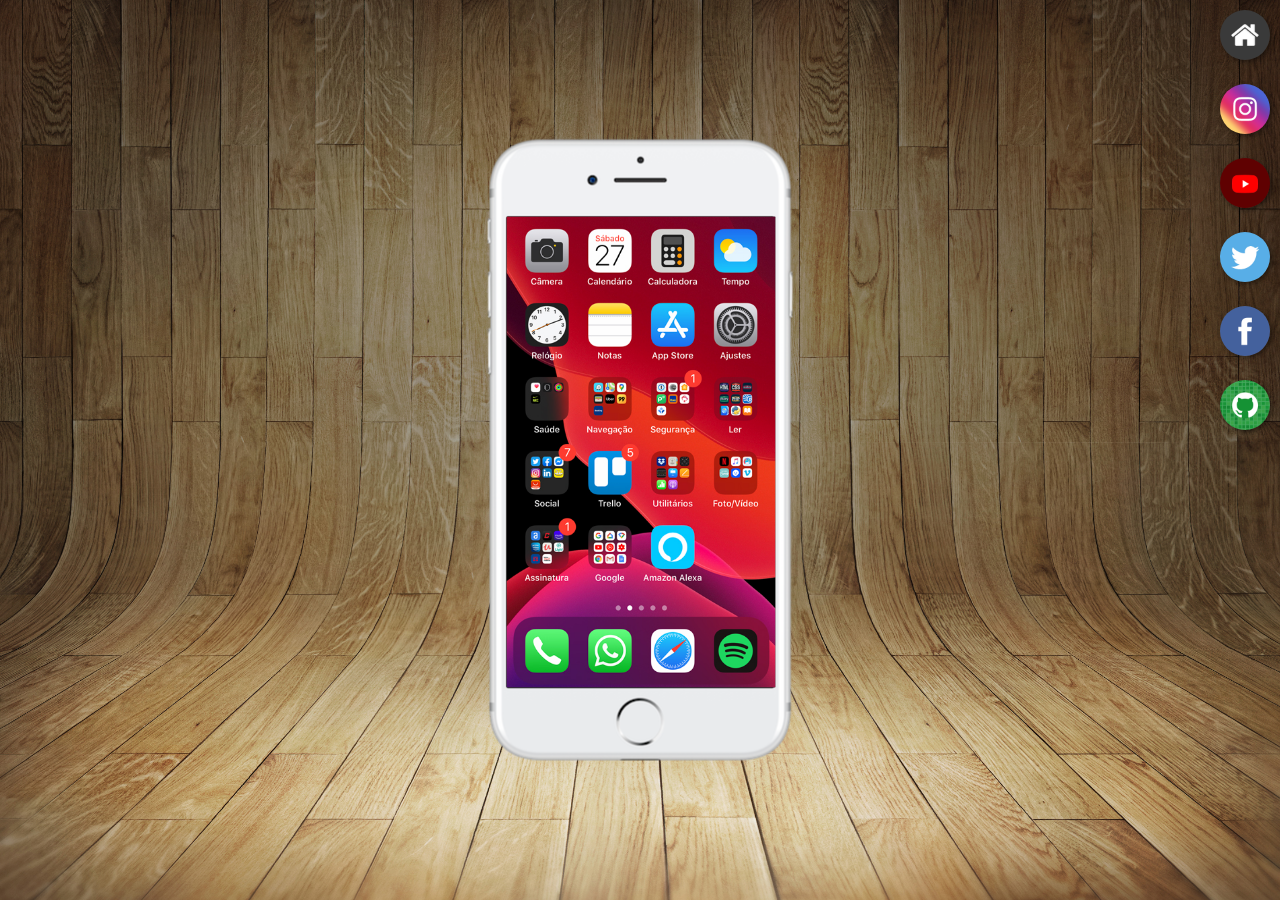
<file: index.html>
<!DOCTYPE html>
<html lang="pt-br">
<head>
    <meta charset="UTF-8">
    <meta http-equiv="X-UA-Compatible" content="IE=edge">
    <meta name="viewport" content="width=device-width, initial-scale=1.0">
    <link rel="shortcut icon" href="favicon.ico" type="image/x-icon">
    <link rel="stylesheet" href="estilo/style.css">
    <title>Projeto Redes Socias</title>

</head>
<body>
   <main>
    <section id="telefone">
        <iframe src="home.html" name="tela" id="tela" frameborder="0"> Seu navegador não é compátivel com isso.</iframe>
    </section>
    <section id="redes-sociais">
        <a href="home.html" target="tela"><img src="imagens/logo-home.jpg" alt=""></a><br>
        <a href="instagram.html" target="tela"><img src="imagens/logo-instagram.jpg" alt=""></a><br>
        <a href="youtube.html" target="tela"><img src="imagens/logo-youtube.jpg" alt=""></a><br>
        <a href="twitter.html" target="tela"><img src="imagens/logo-twitter.jpg" alt=""></a><br>
        <a href="facebook.html" target="tela"><img src="imagens/logo-facebook.jpg" alt=""></a><br>
        <a href="github.html" target="tela"><img src="imagens/logo-github.jpg" alt=""></a>
    </section>
   </main>
</body>
</html>
</file>
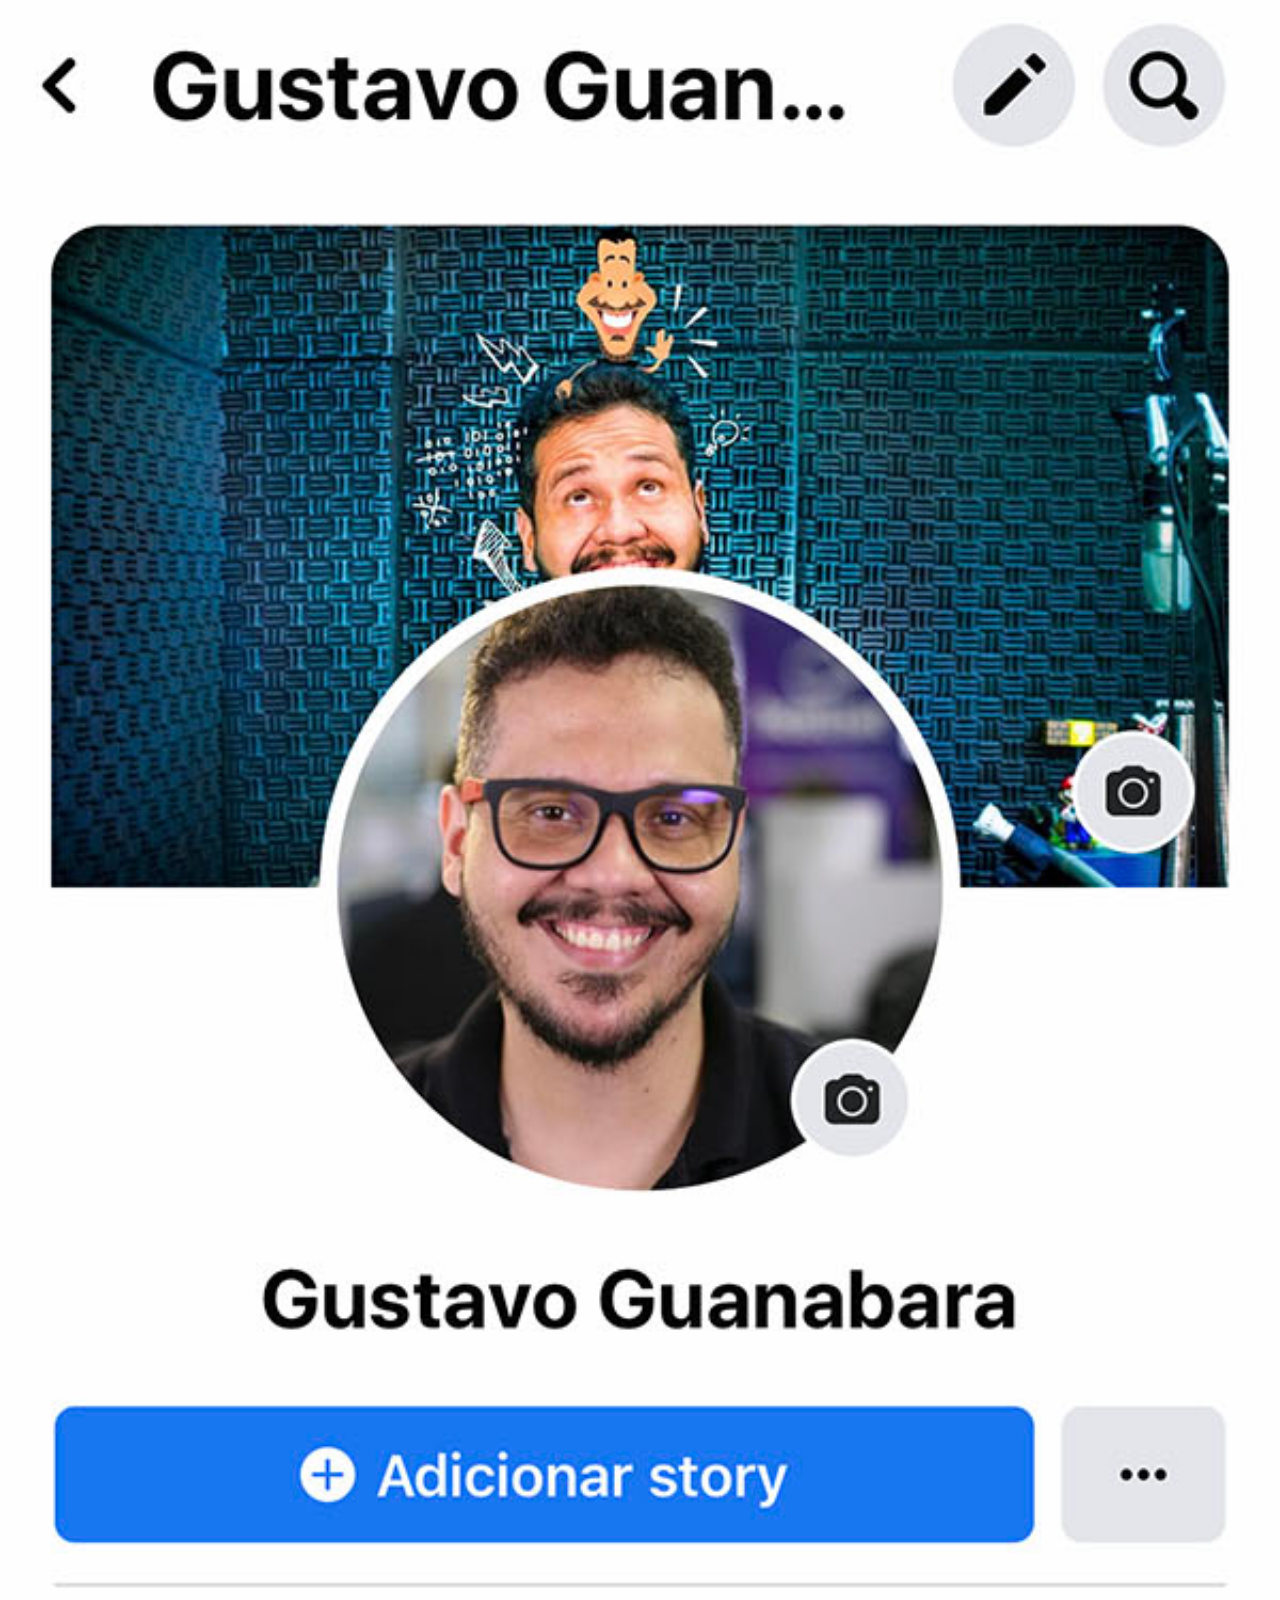
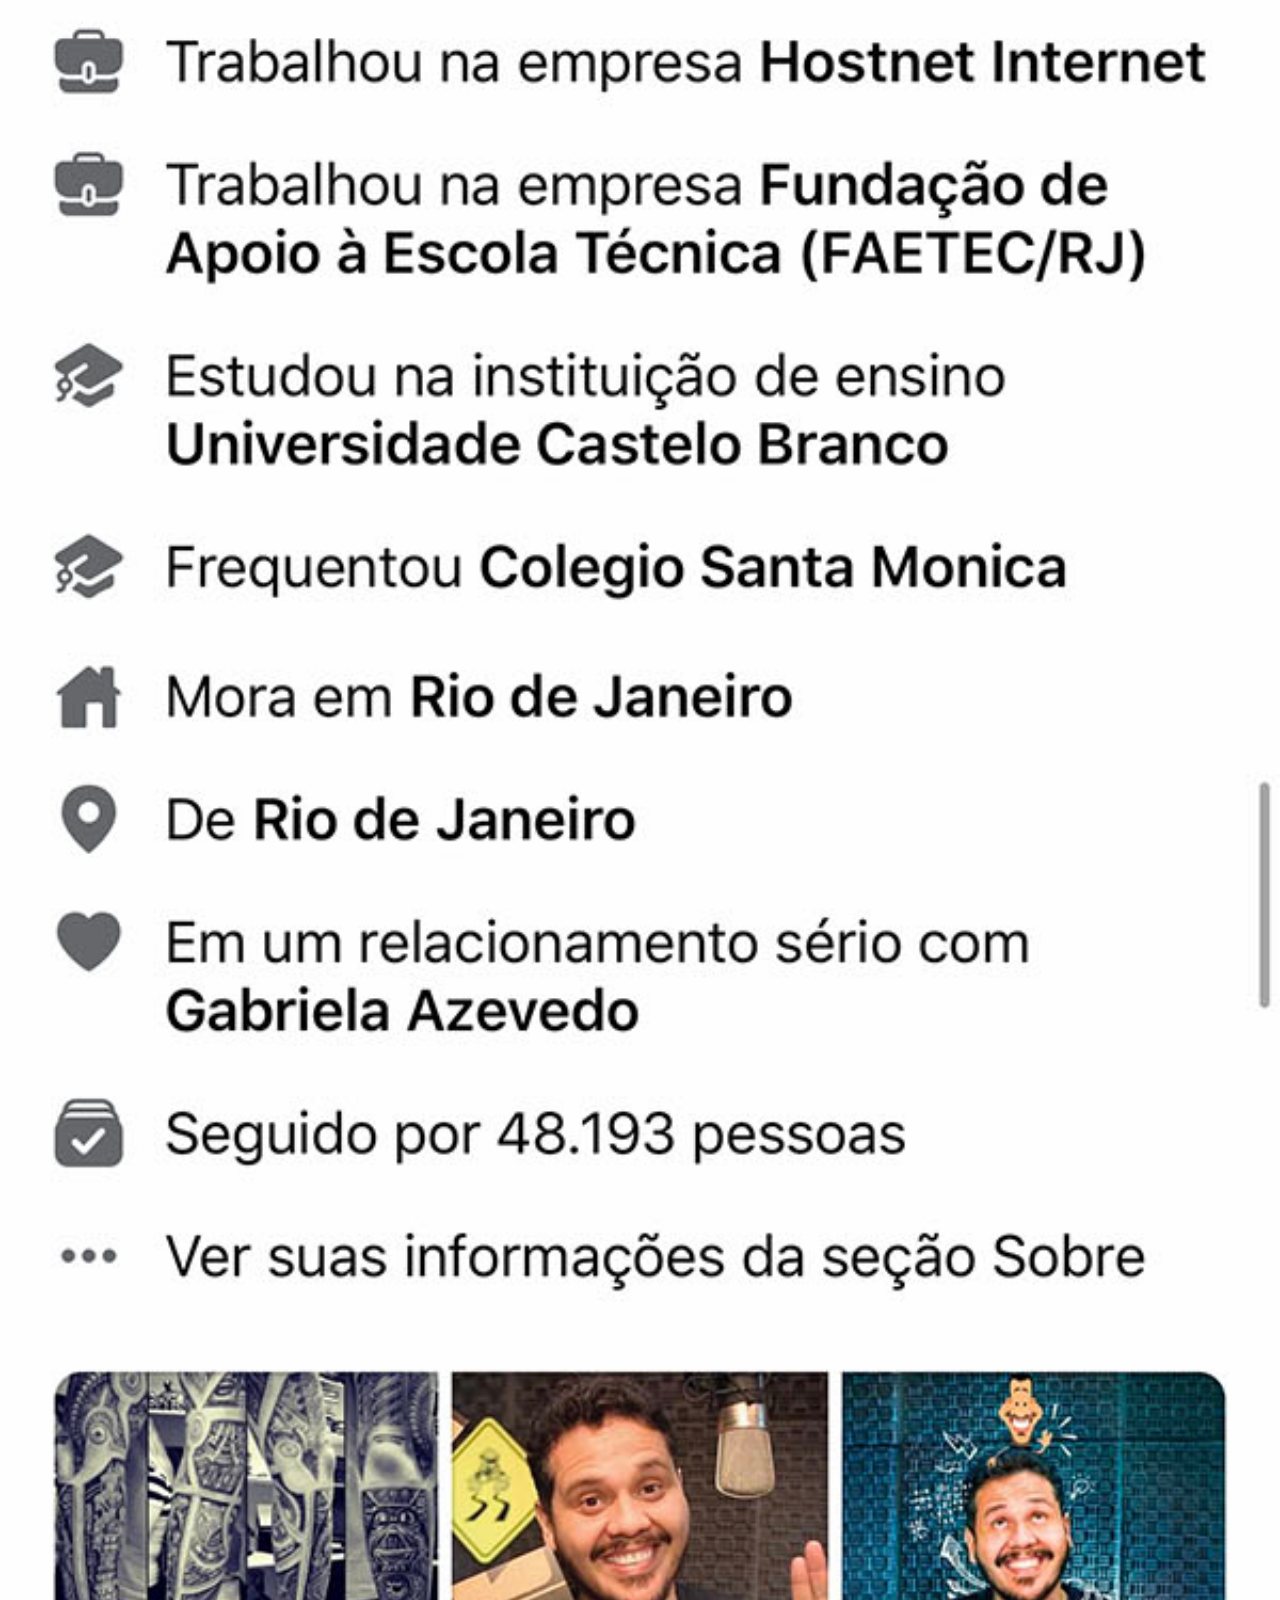
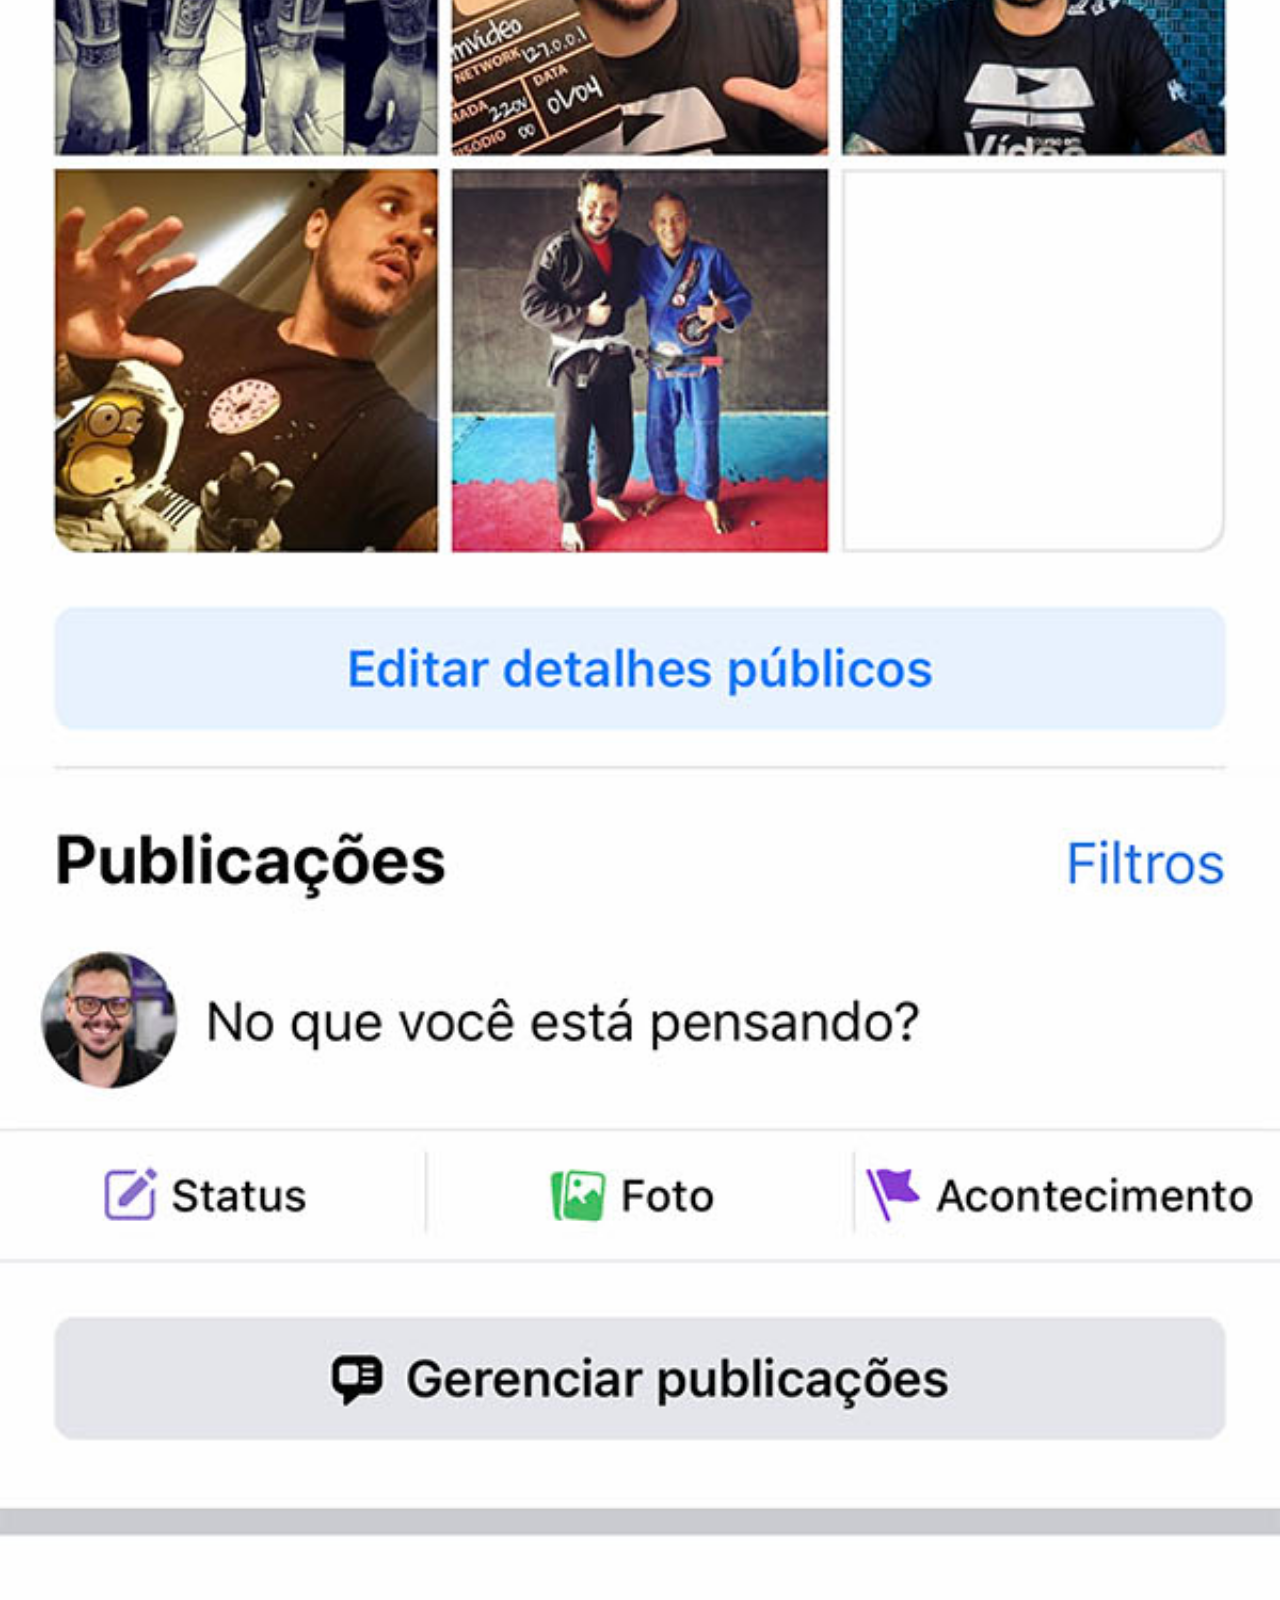
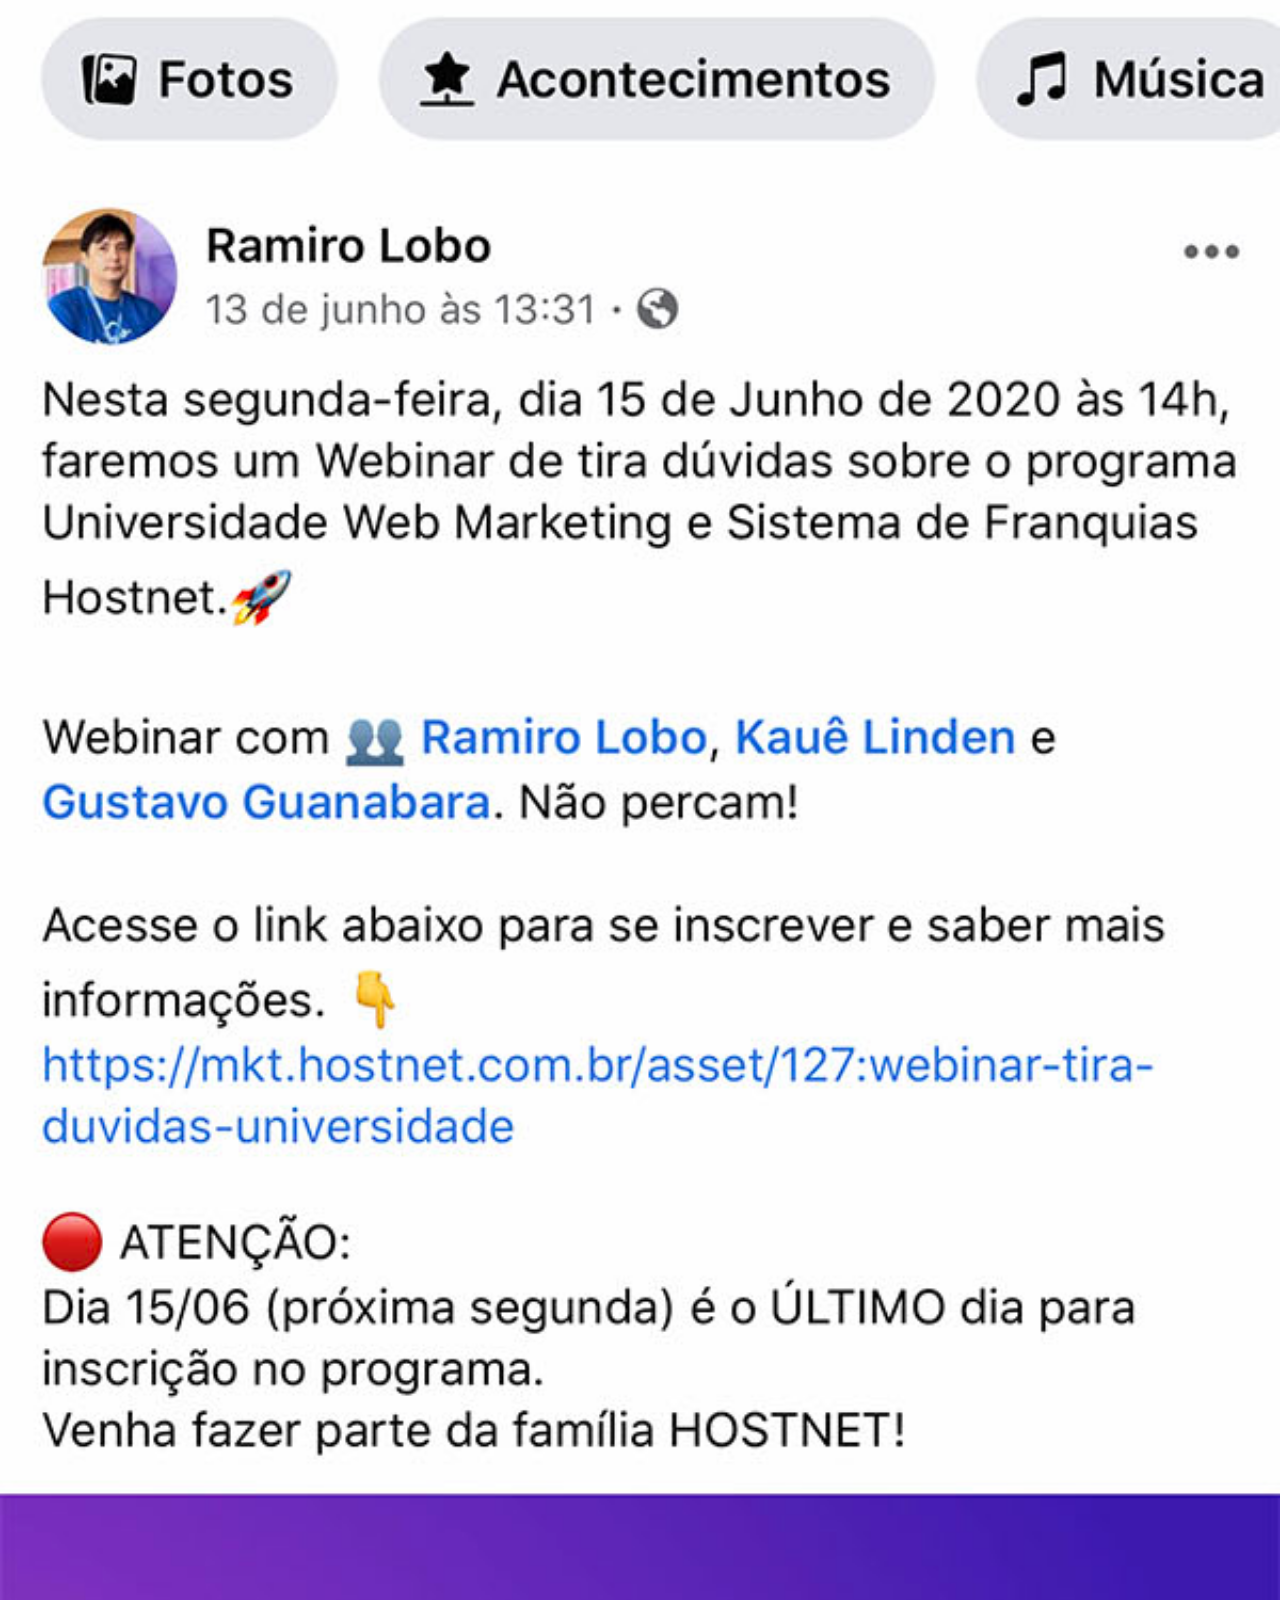
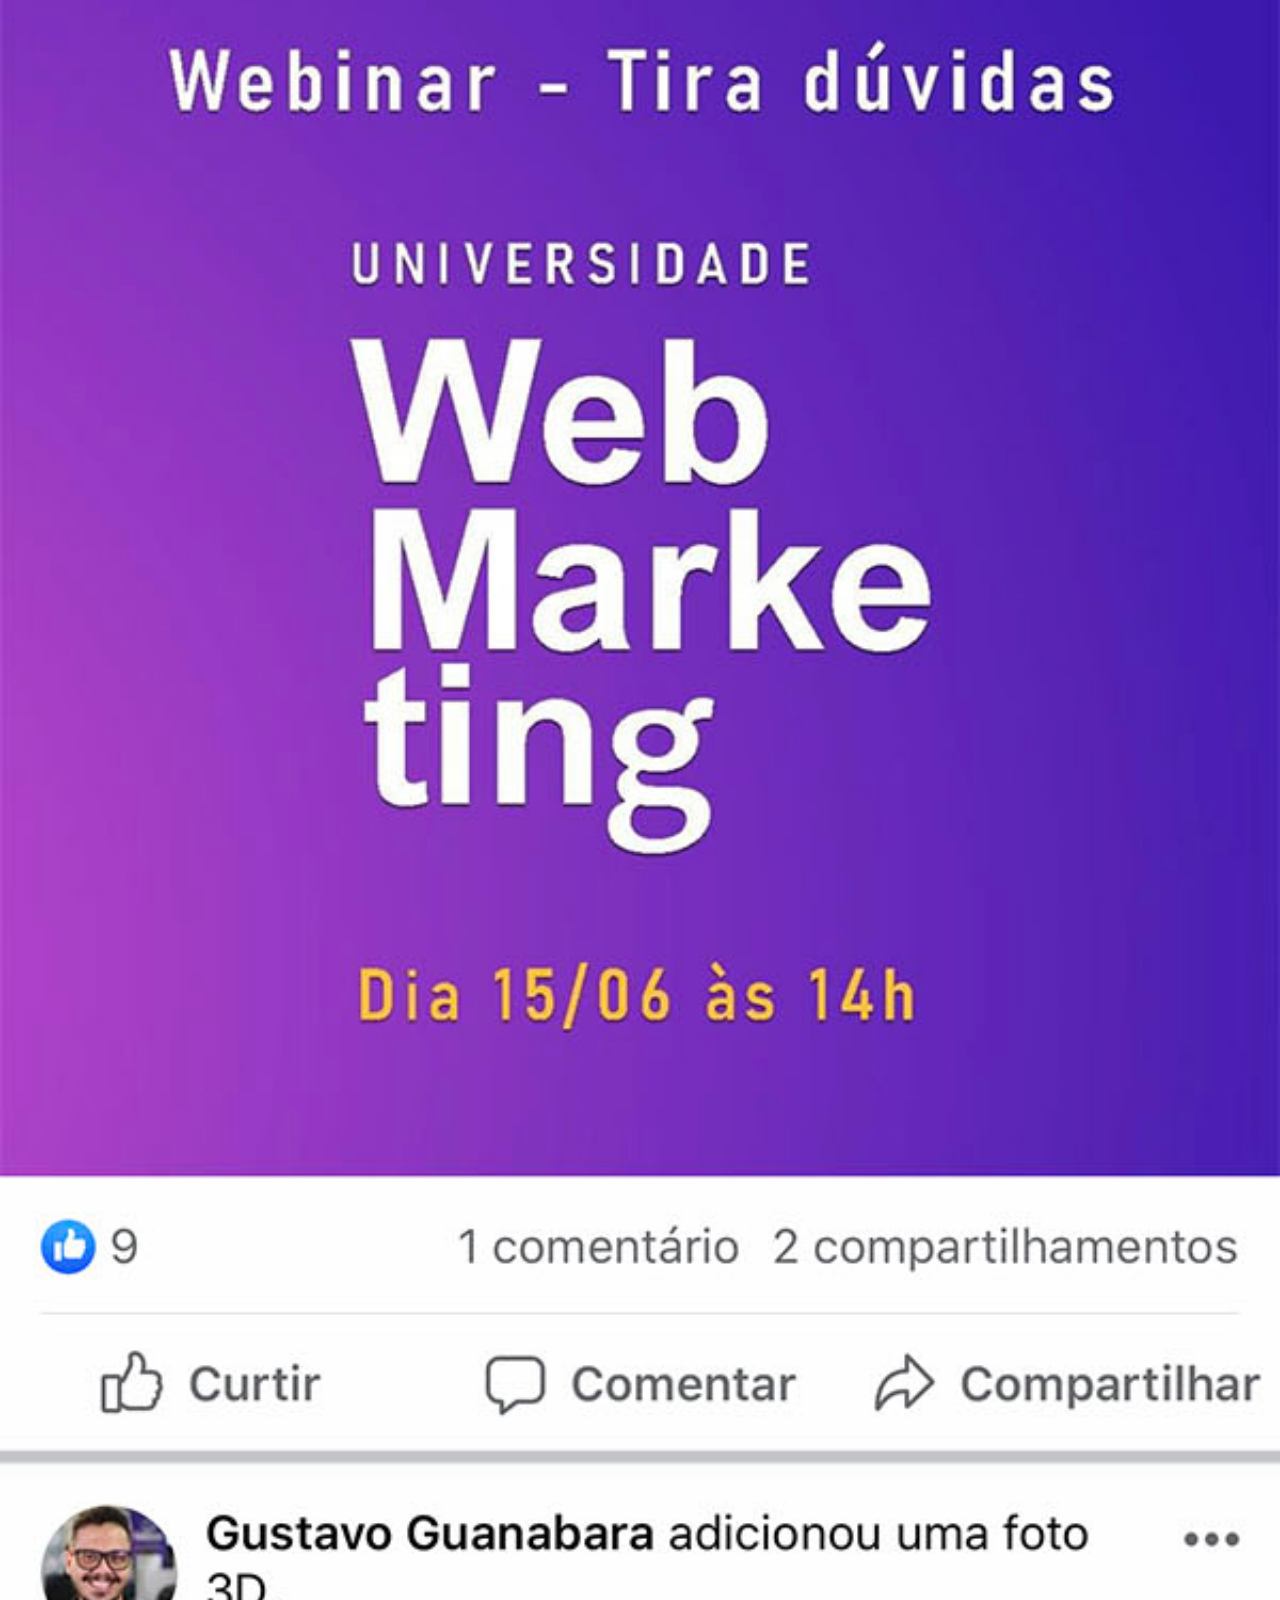
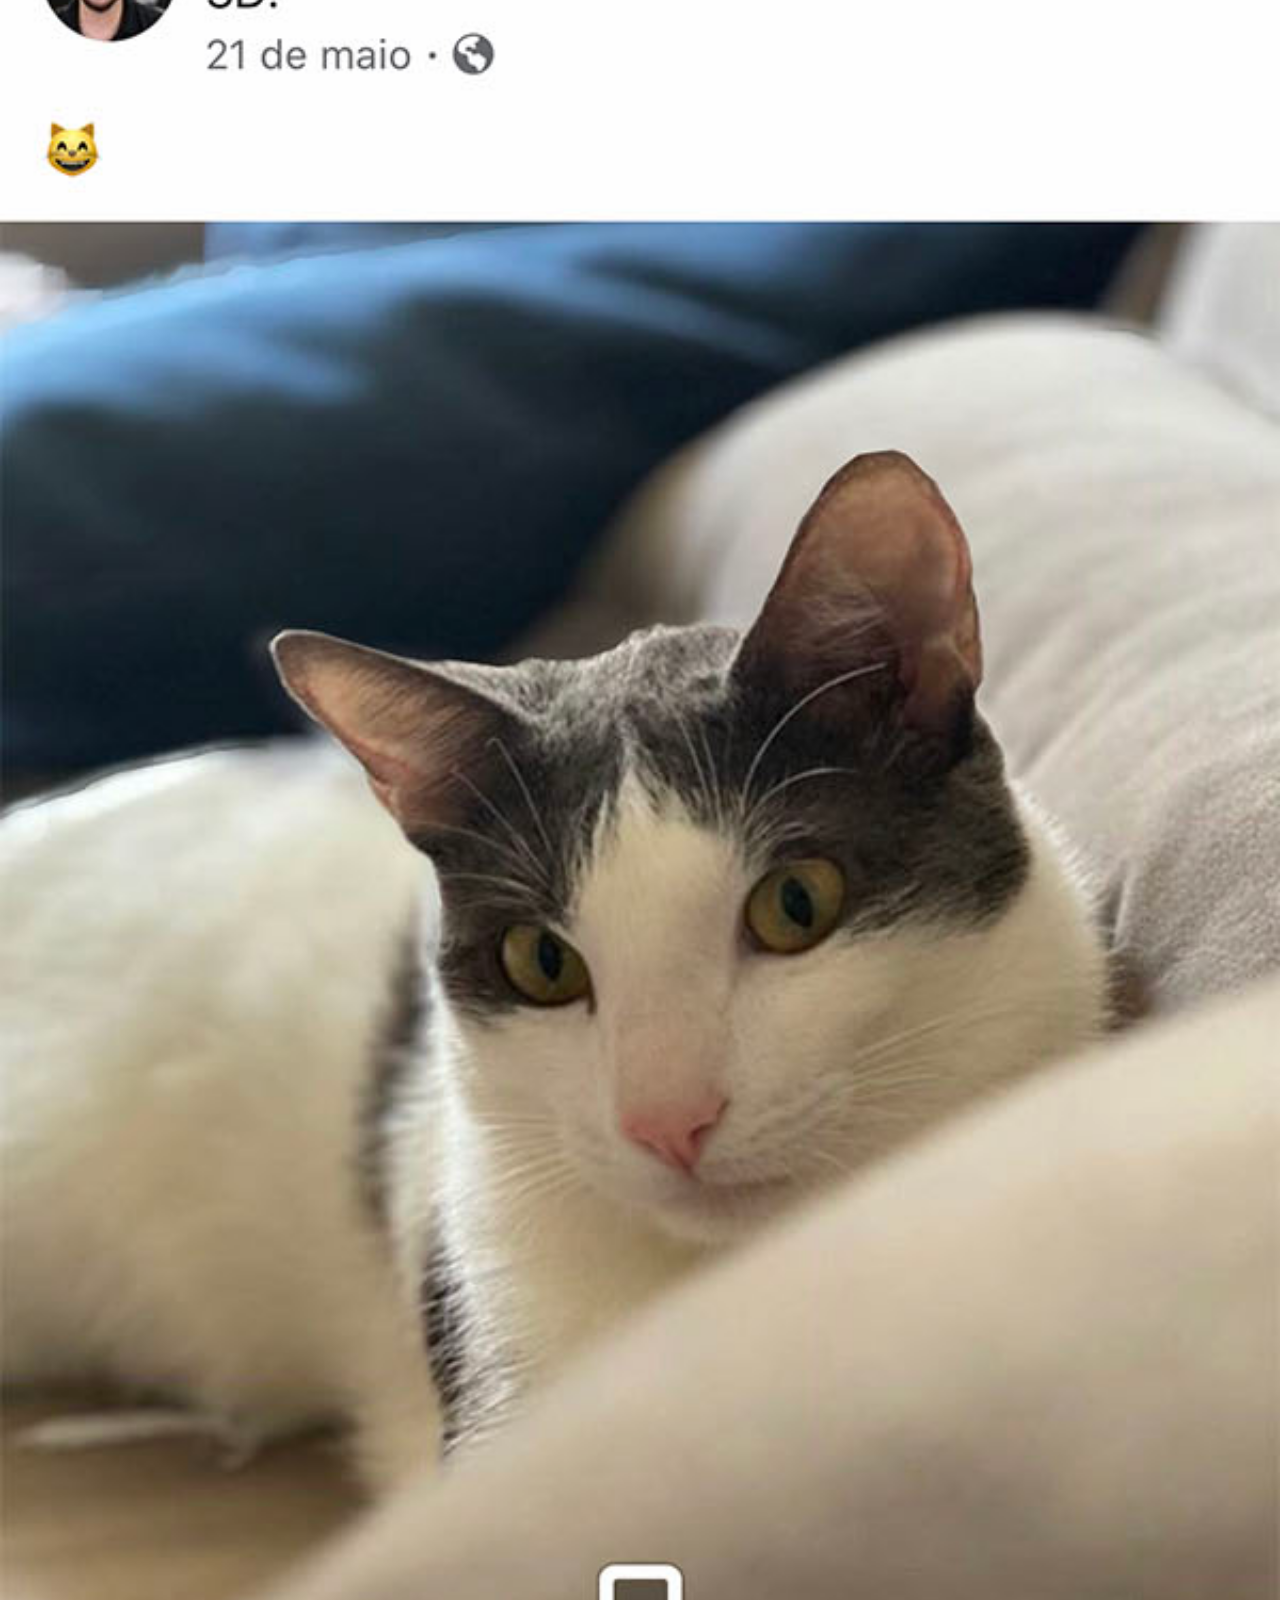
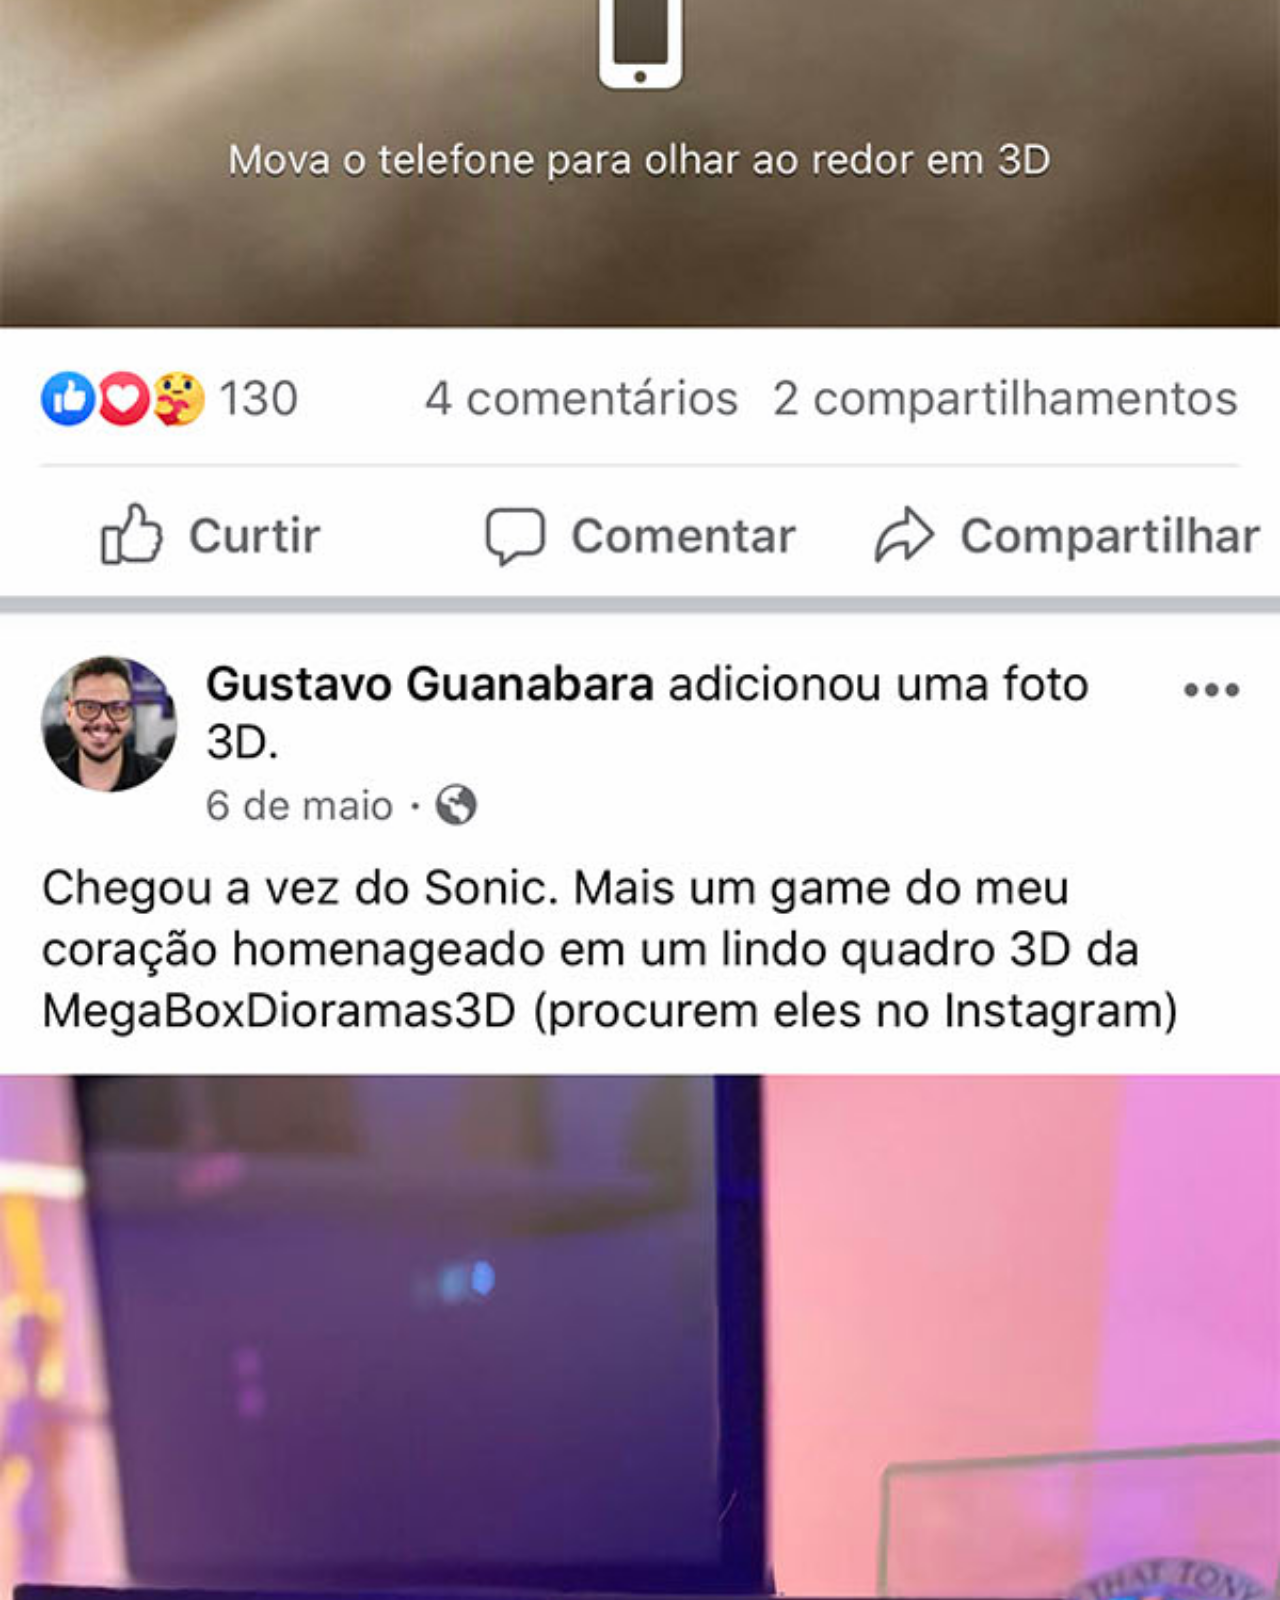
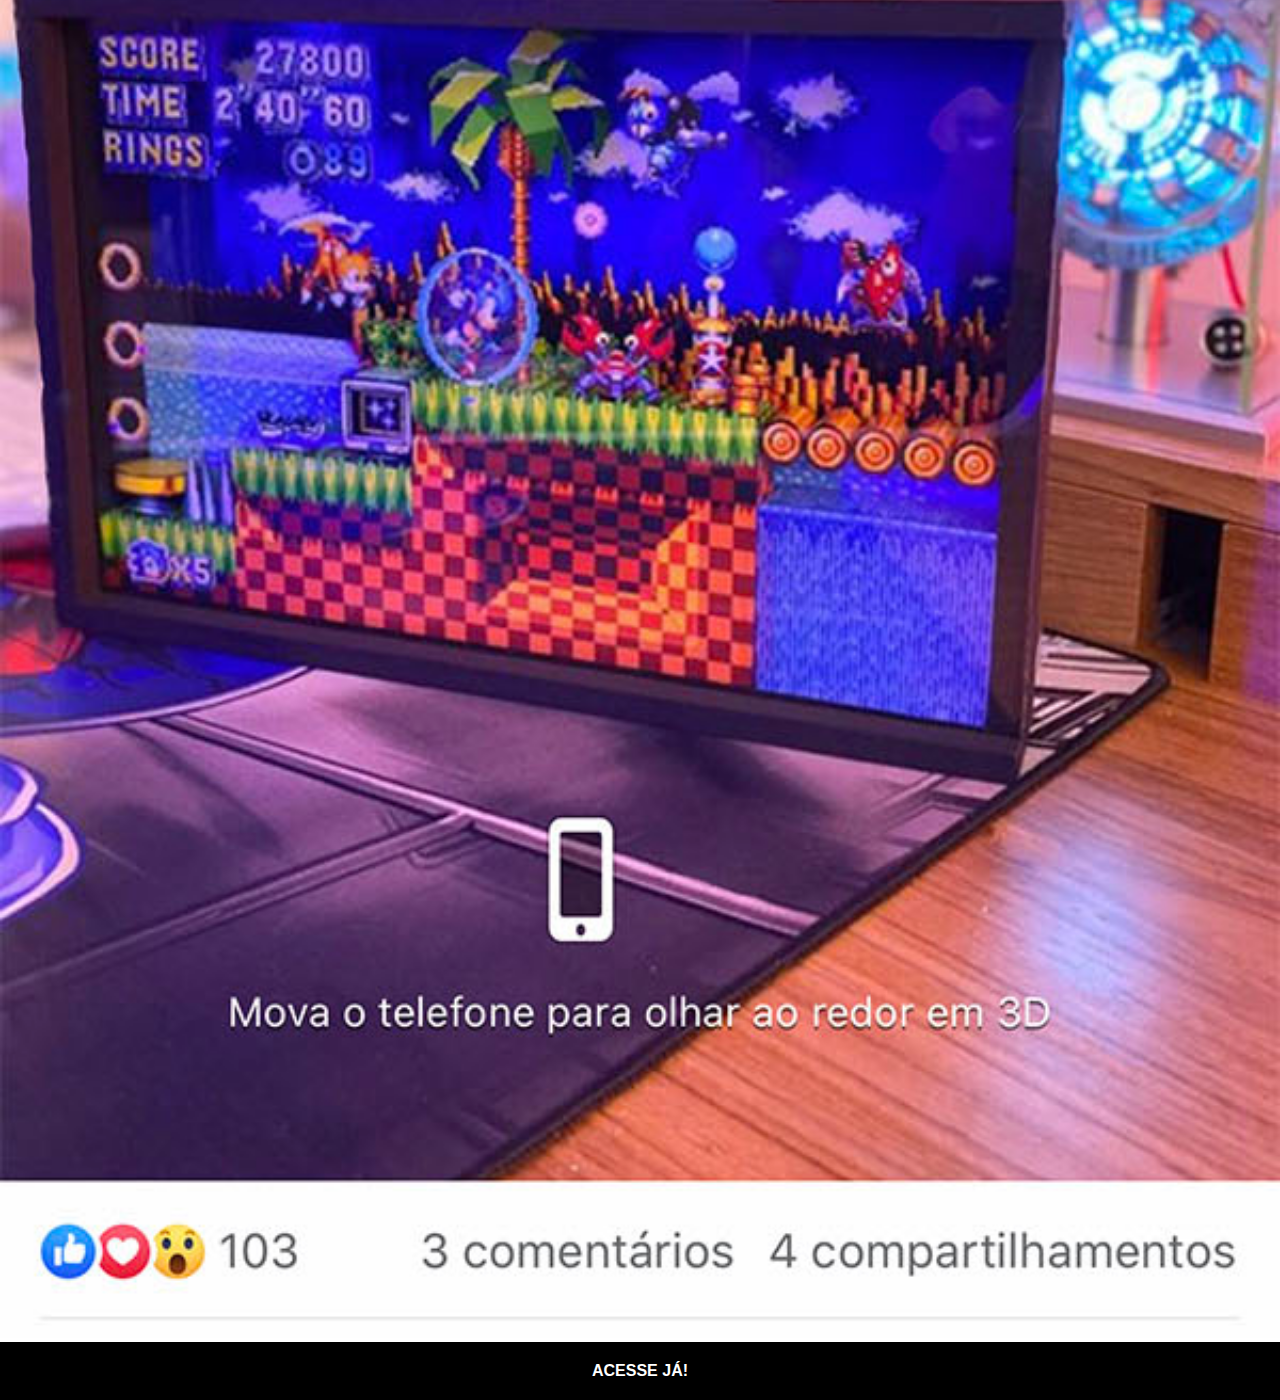
<file: facebook.html>
<!DOCTYPE html>
<html lang="en">
<head>
    <meta charset="UTF-8">
    <meta http-equiv="X-UA-Compatible" content="IE=edge">
    <meta name="viewport" content="width=device-width, initial-scale=1.0">
    <title>YouTube</title>
    <link rel="stylesheet" href="estilo/social.css">
</head>
<body>
    <img src="imagens/tela-facebook.jpg" alt="Facebook">
    <a href="https://pt-br.facebook.com/gustavoguanabara" target="_blank">ACESSE JÁ!</a>
</body>
</html>
</file>
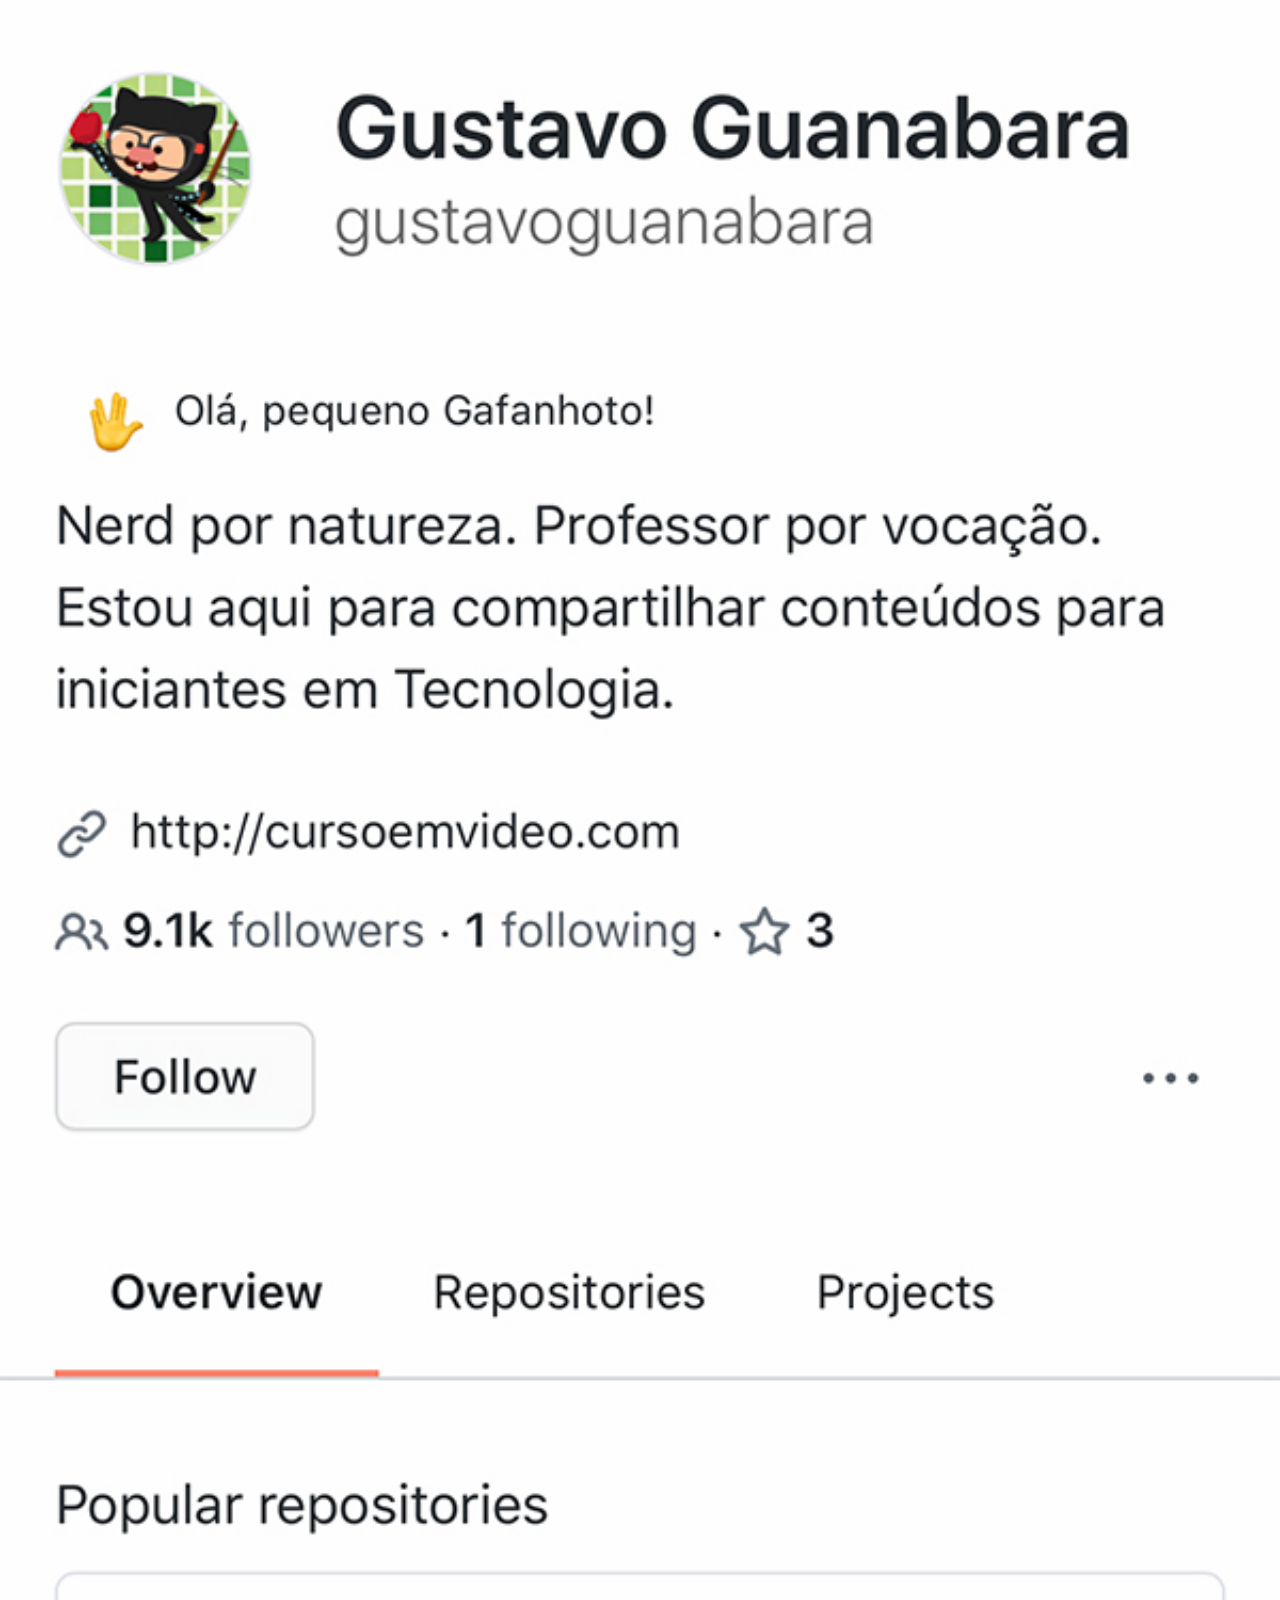
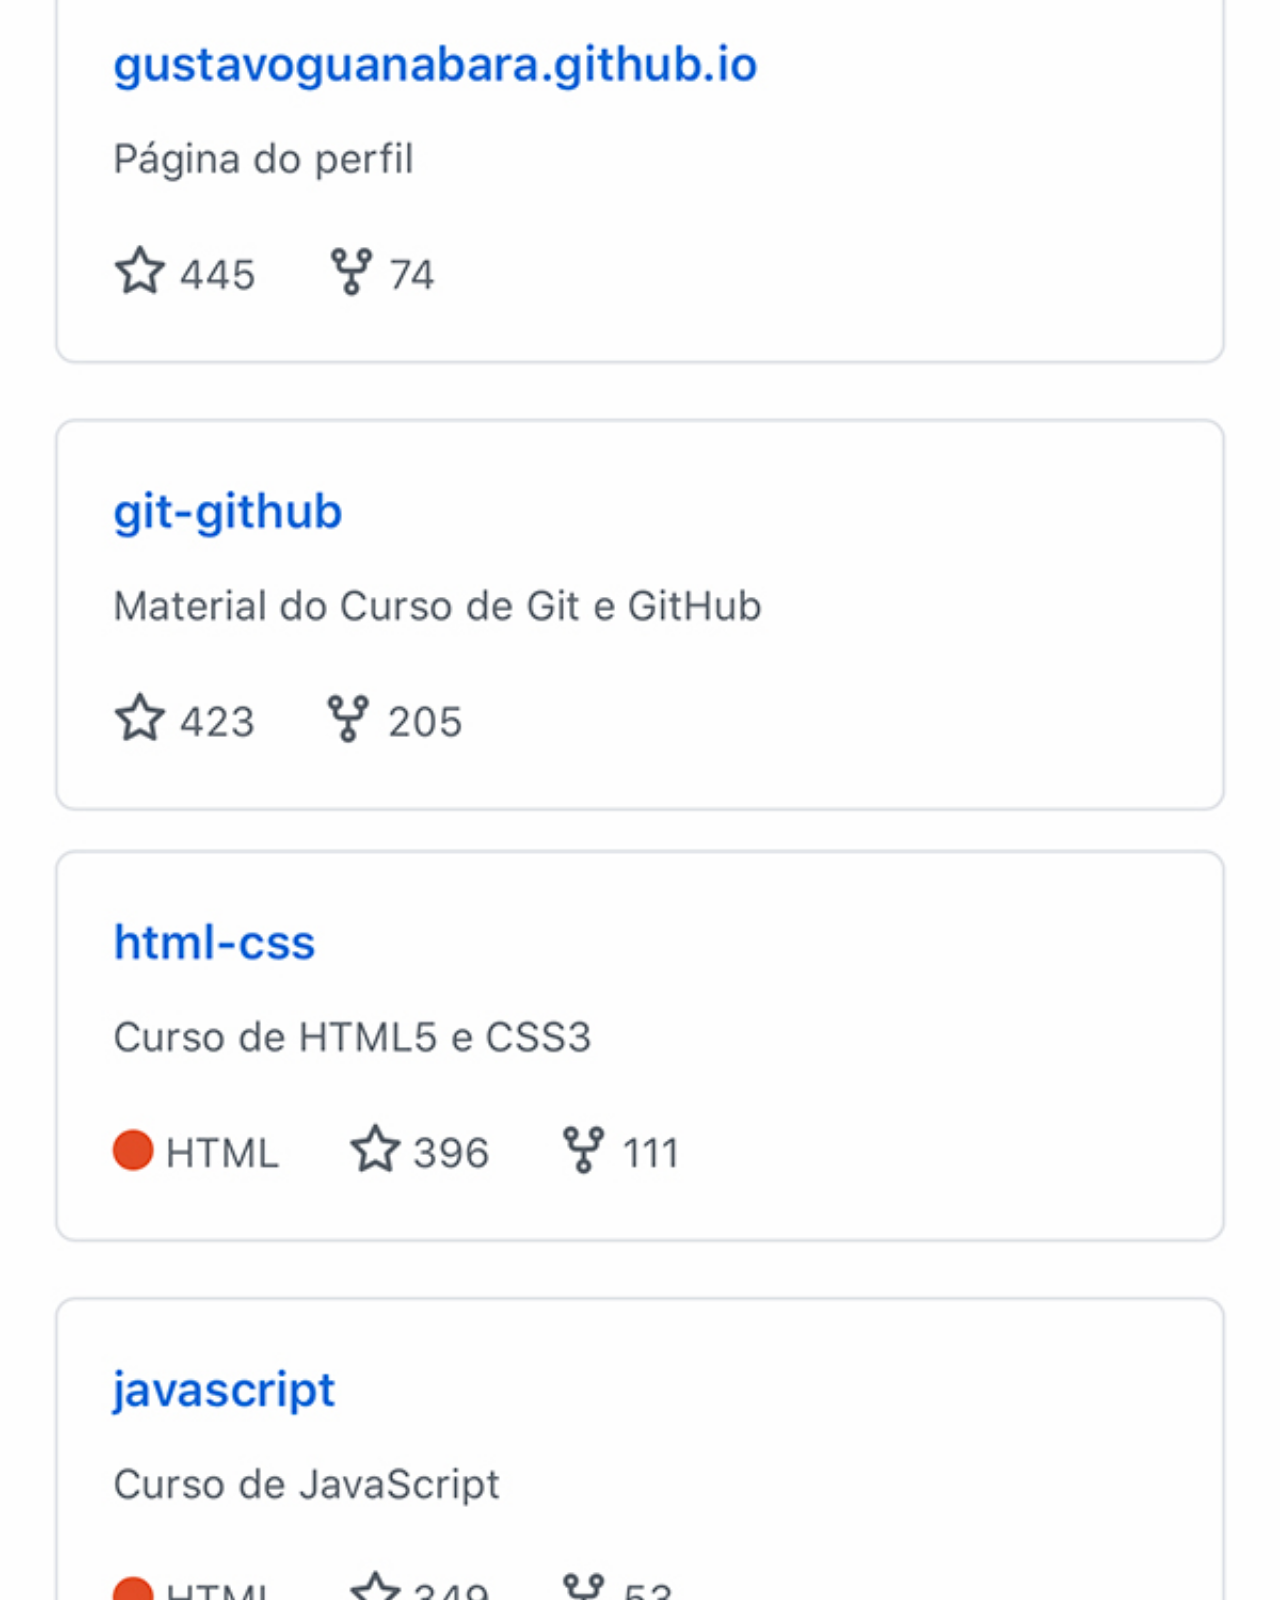
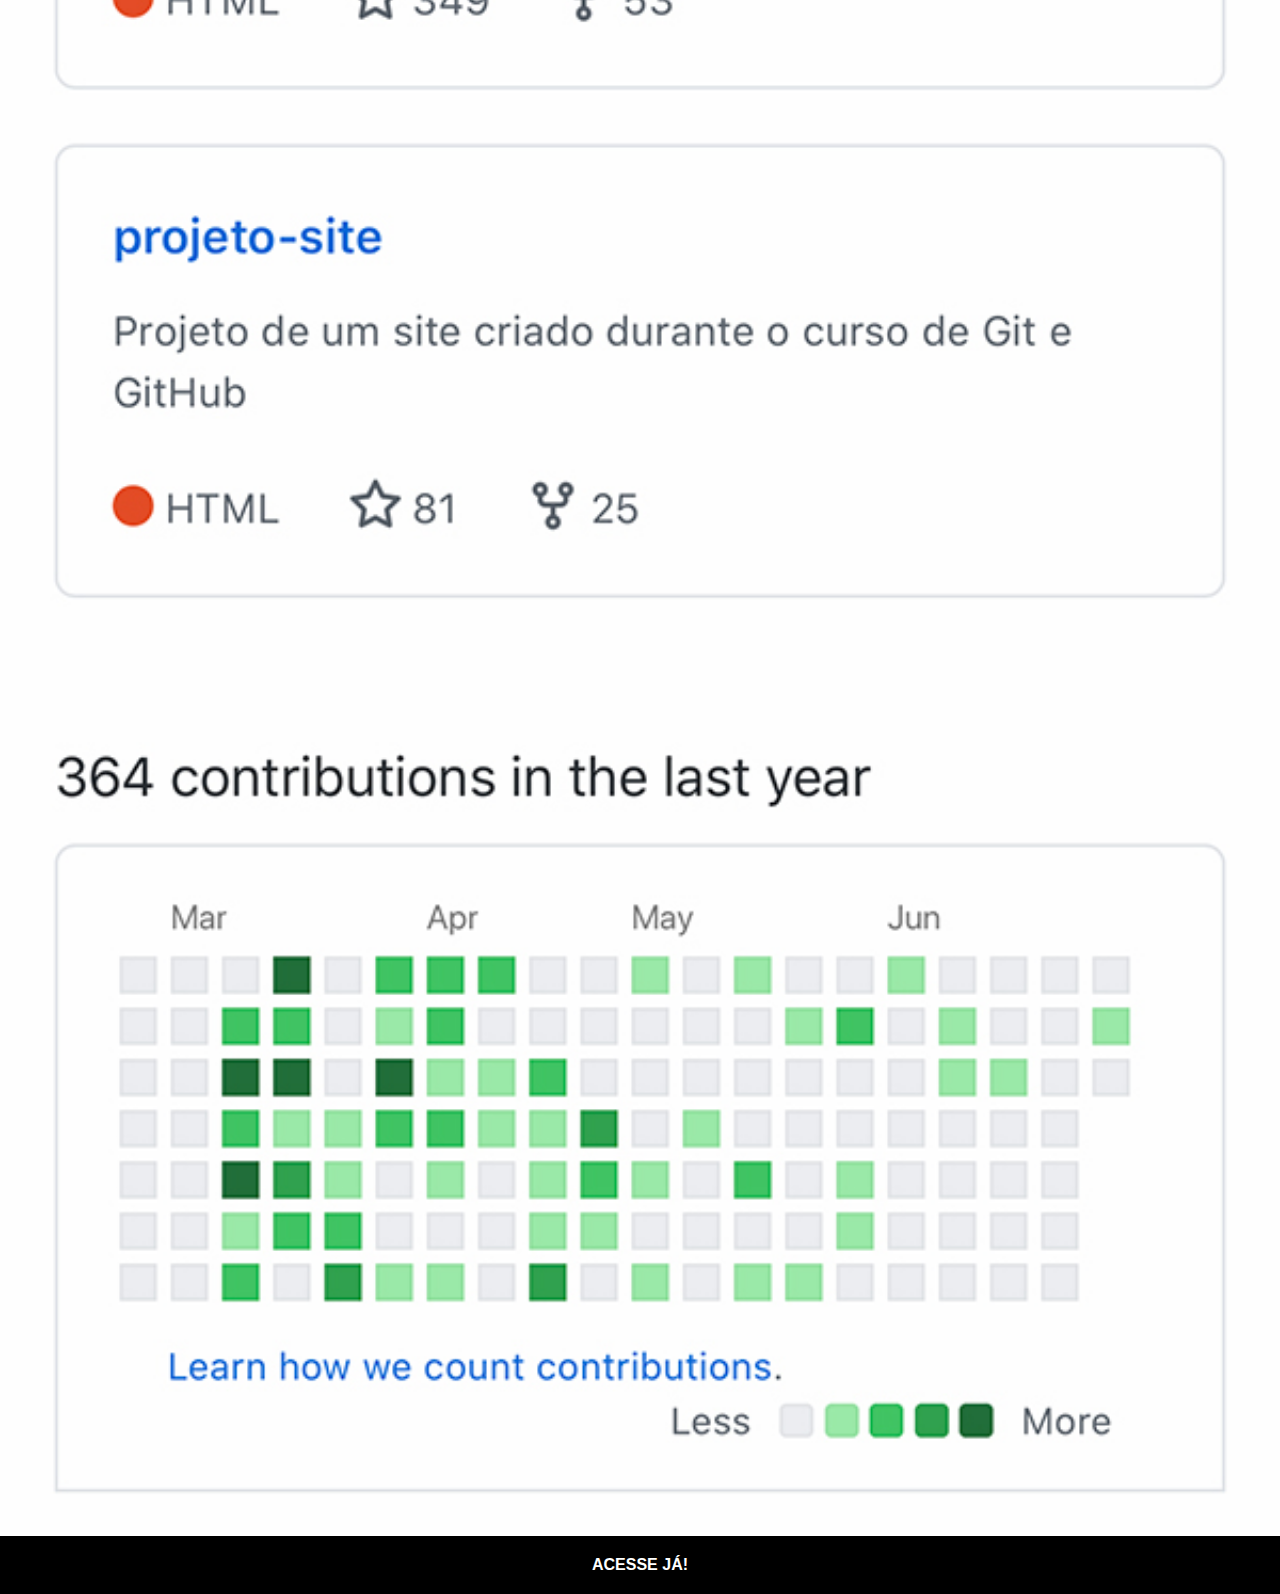
<file: github.html>
<!DOCTYPE html>
<html lang="en">
<head>
    <meta charset="UTF-8">
    <meta http-equiv="X-UA-Compatible" content="IE=edge">
    <meta name="viewport" content="width=device-width, initial-scale=1.0">
    <title>YouTube</title>
    <link rel="stylesheet" href="estilo/social.css">
</head>
<body>
    <img src="imagens/tela-github.jpg" alt="Github">
    <a href="https://github.com/gustavoguanabara" target="_blank">ACESSE JÁ!</a>
</body>
</html>
</file>
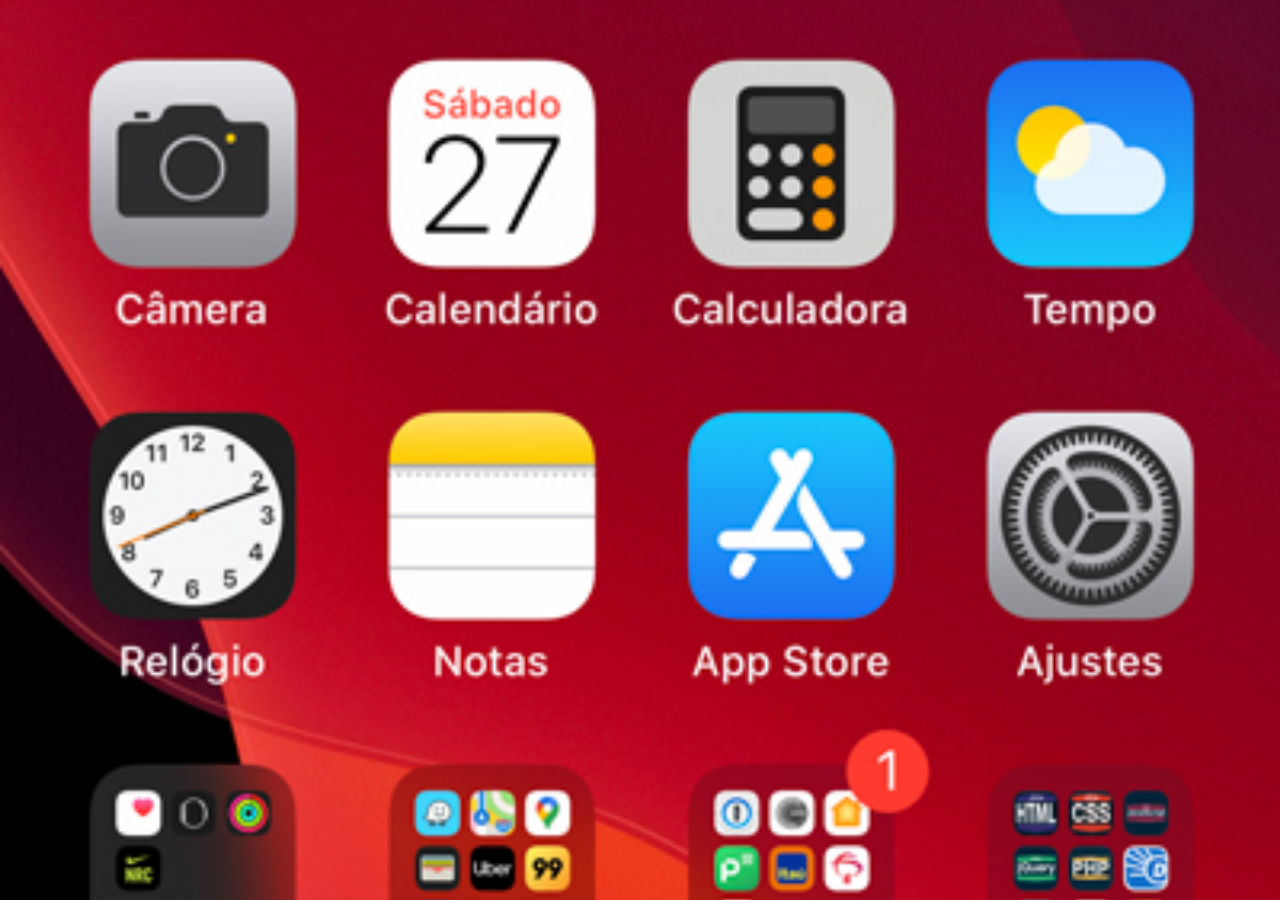
<file: home.html>
<!DOCTYPE html>
<html lang="pt-br">
<head>
    <meta charset="UTF-8">
    <meta http-equiv="X-UA-Compatible" content="IE=edge">
    <meta name="viewport" content="width=device-width, initial-scale=1.0">
    <title>Home</title>
</head>
<style>
    * {
        margin: 0px;
        padding: 0px;
    }

    body {
        width: 100vw;
        height: 100vh;
        background: black url('imagens/tela-home.jpg') no-repeat top center;
        background-size: cover;
    }
</style>
<body>
    
</body>
</html>
</file>
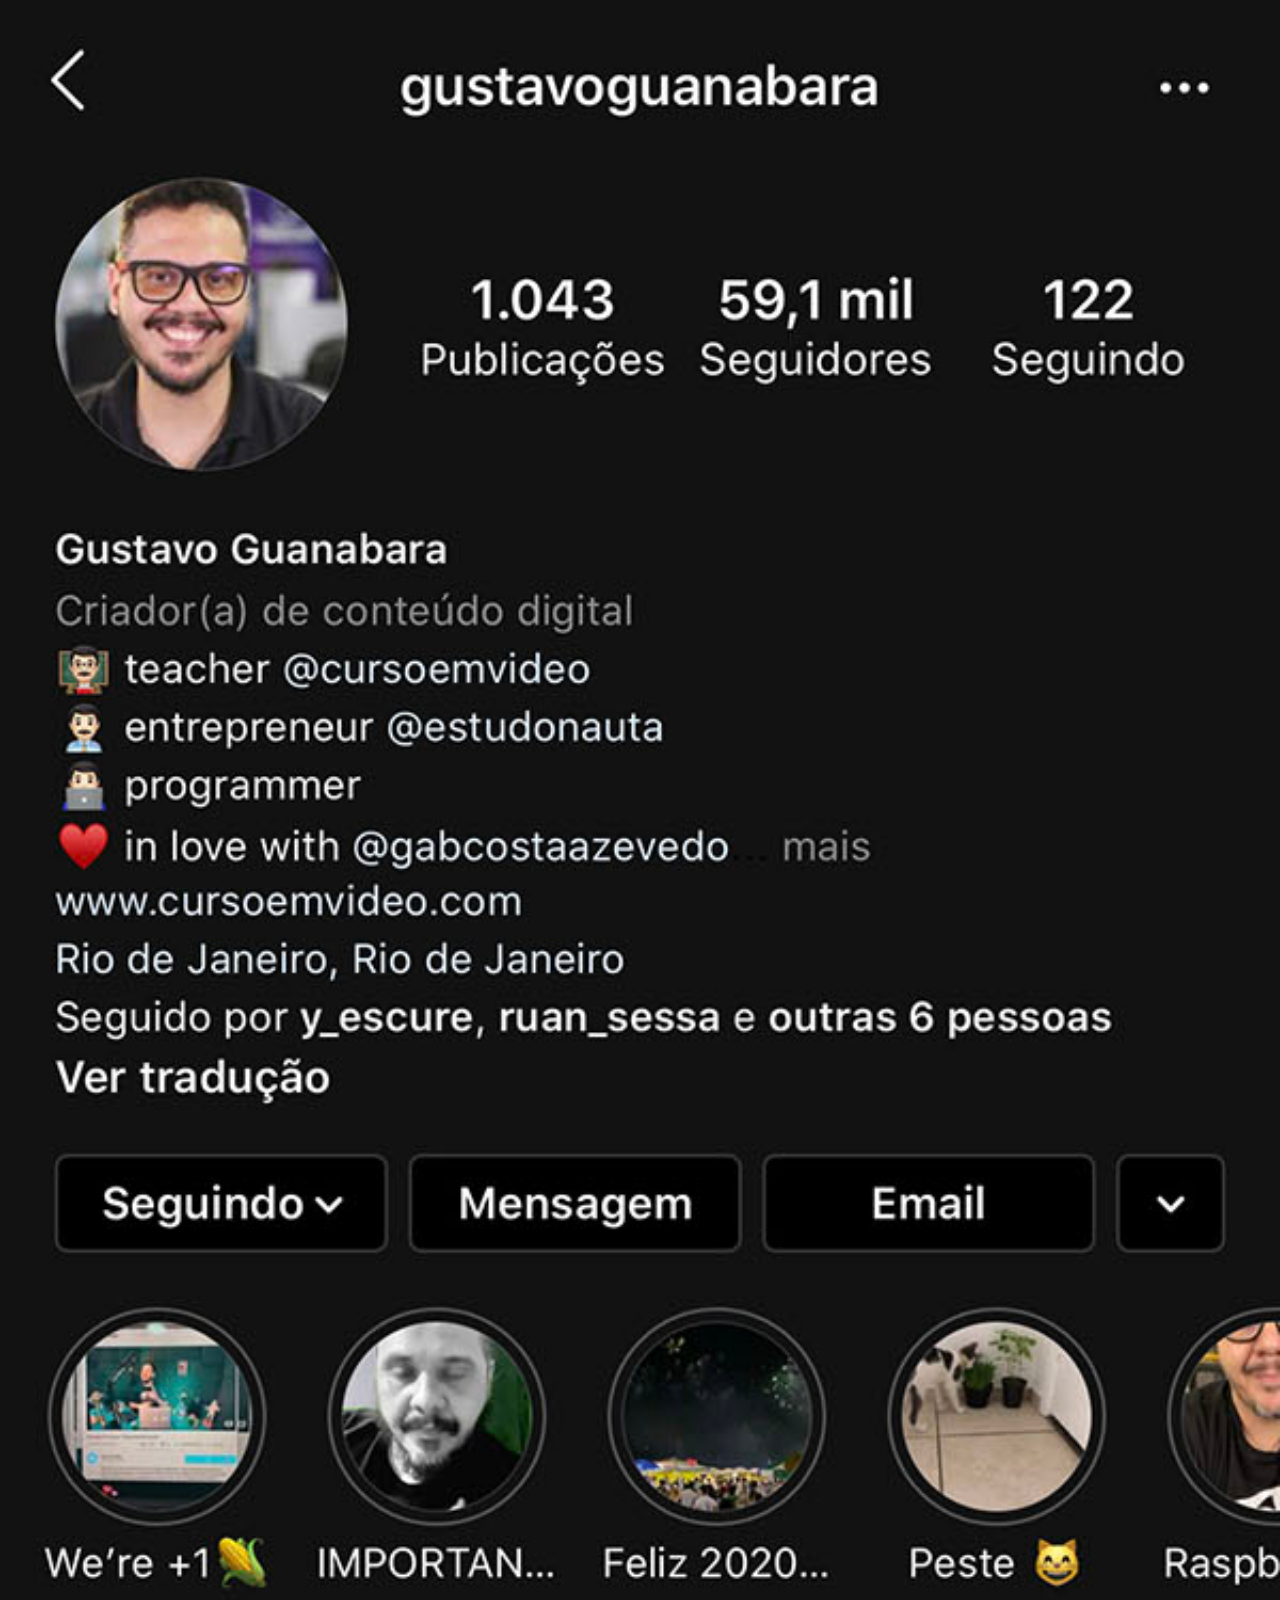
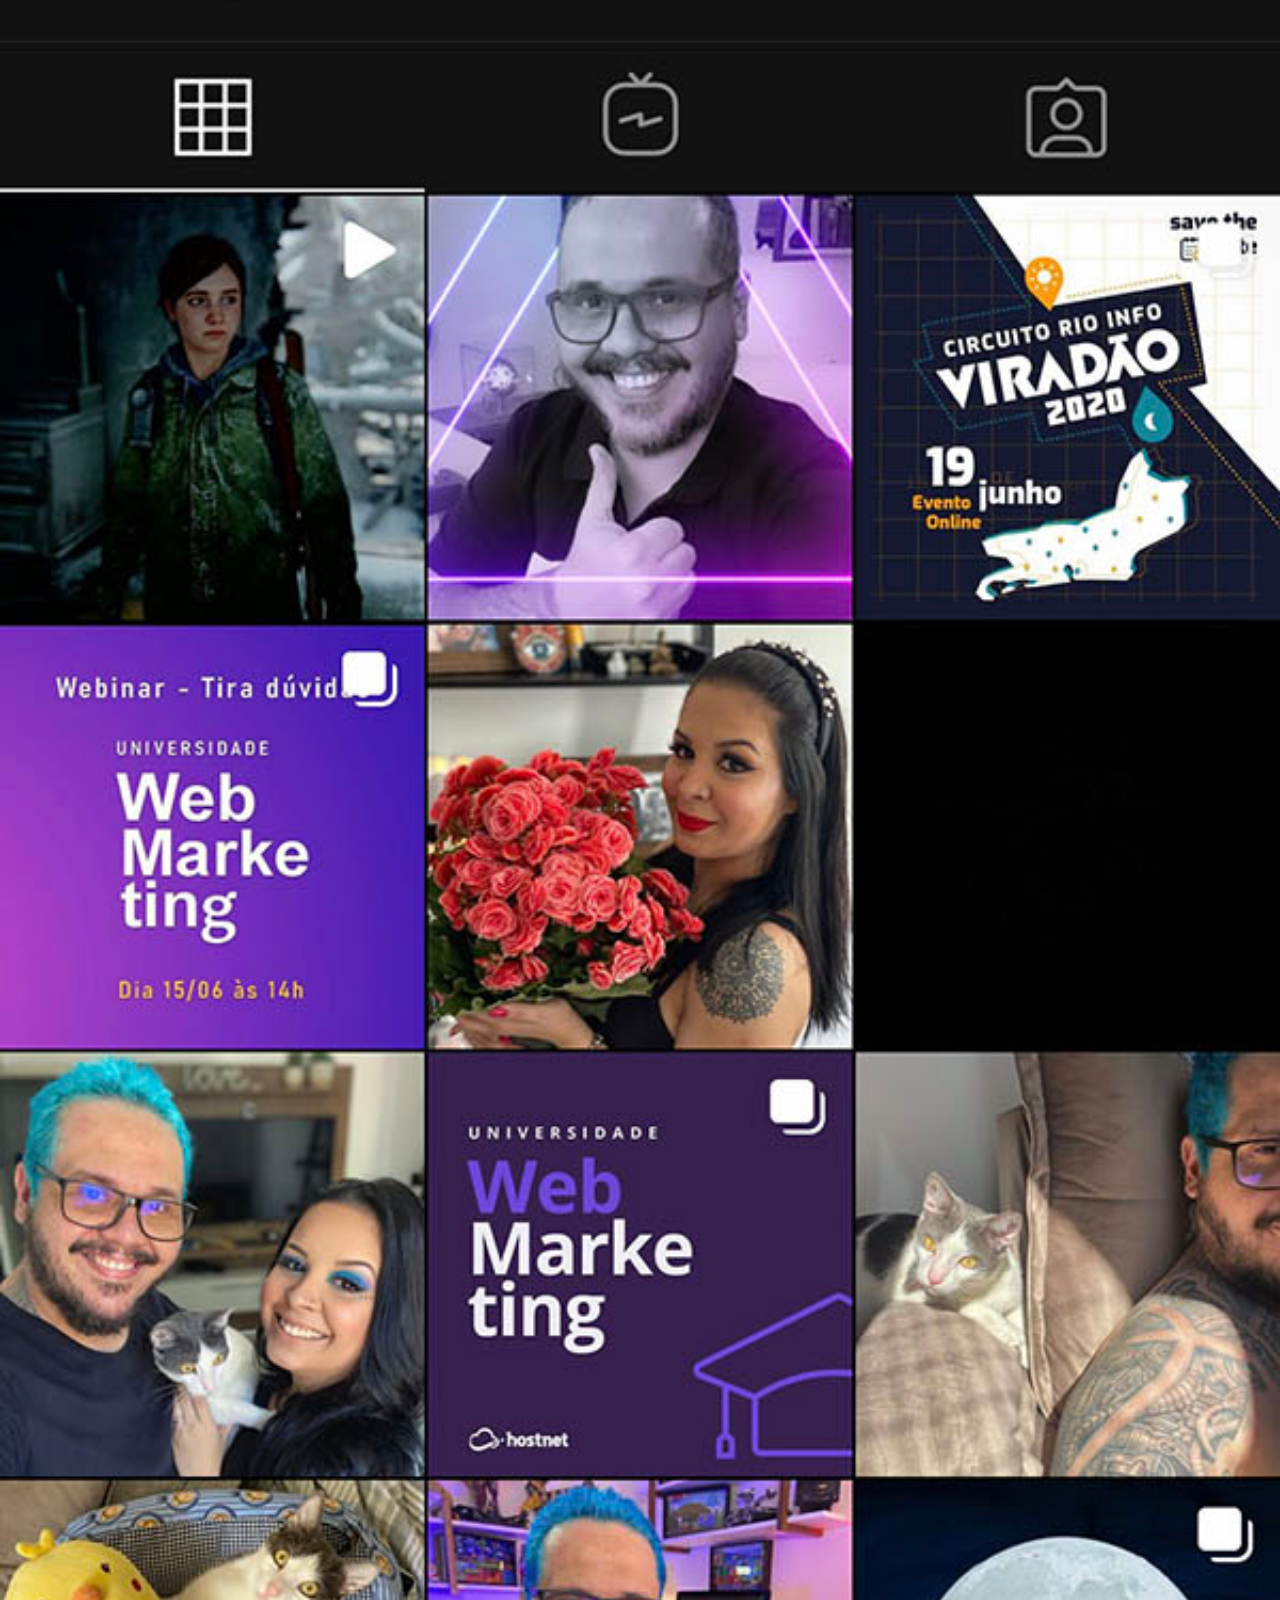
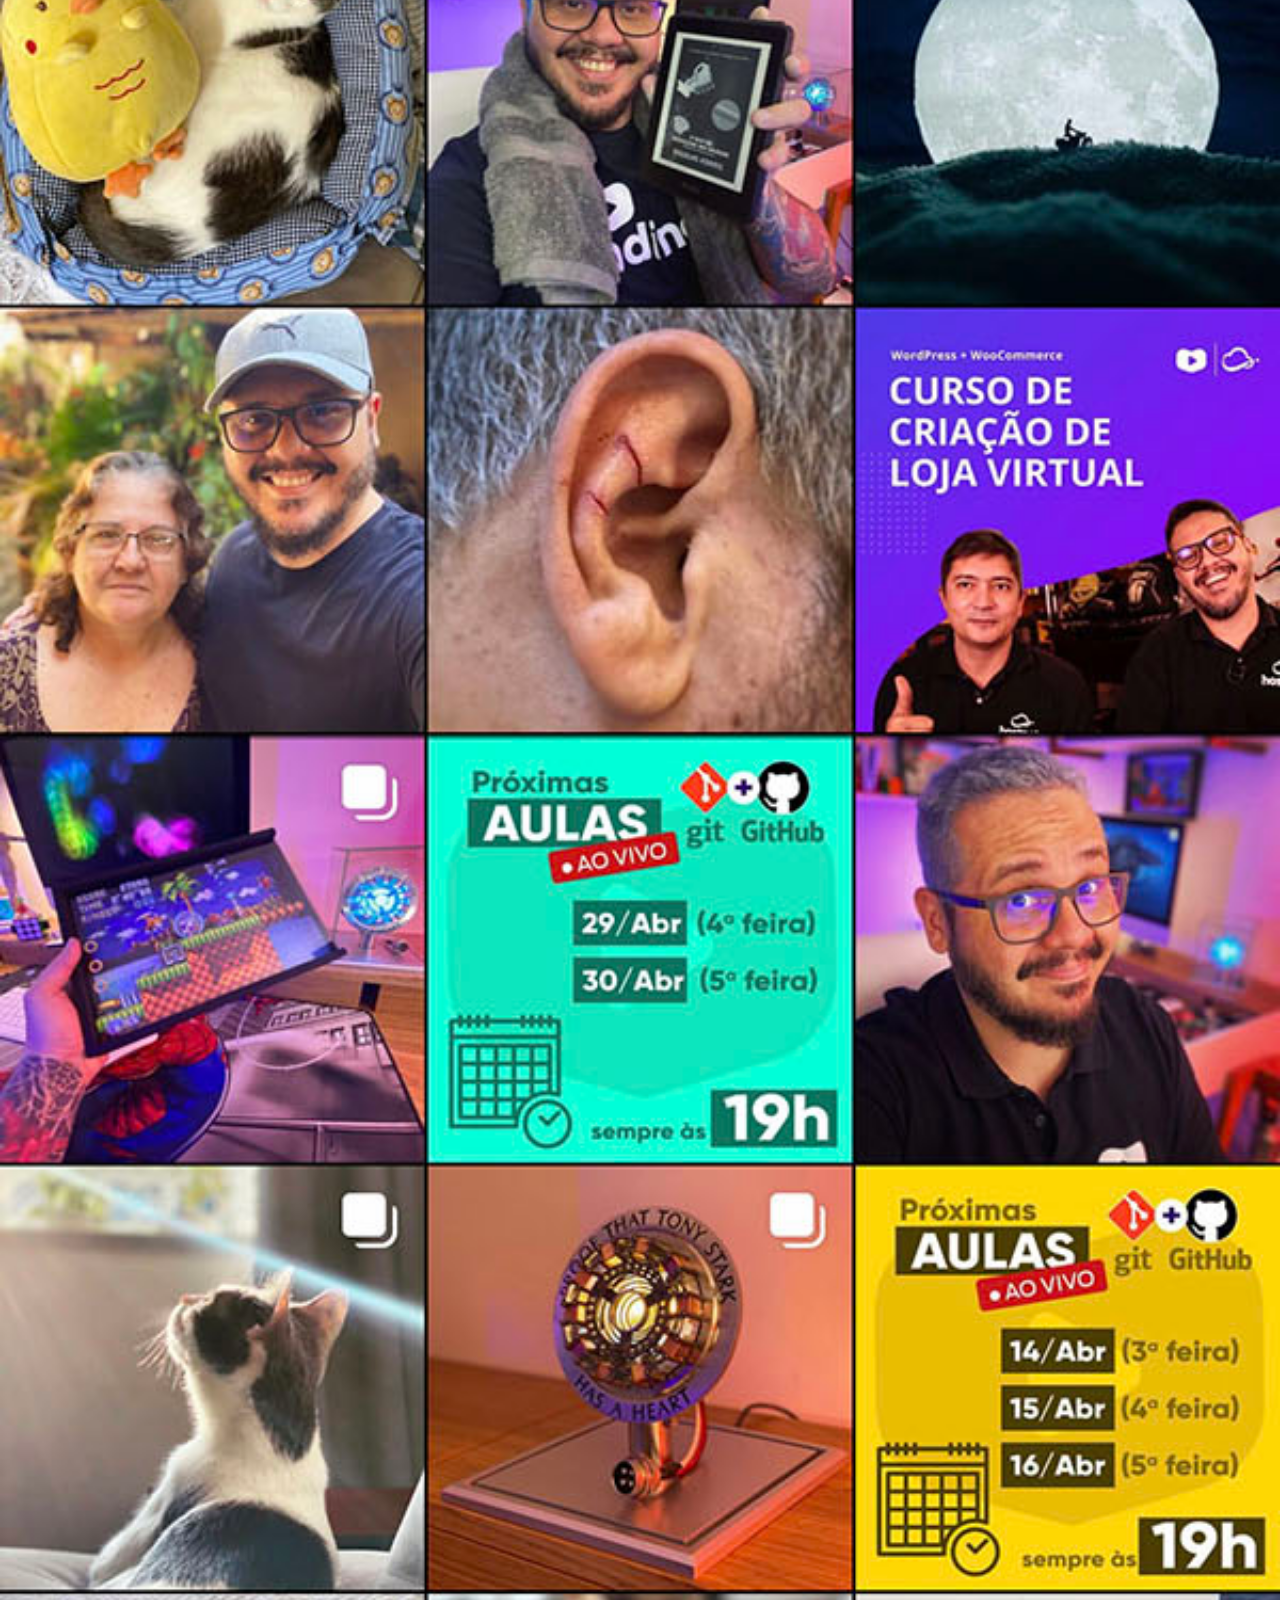
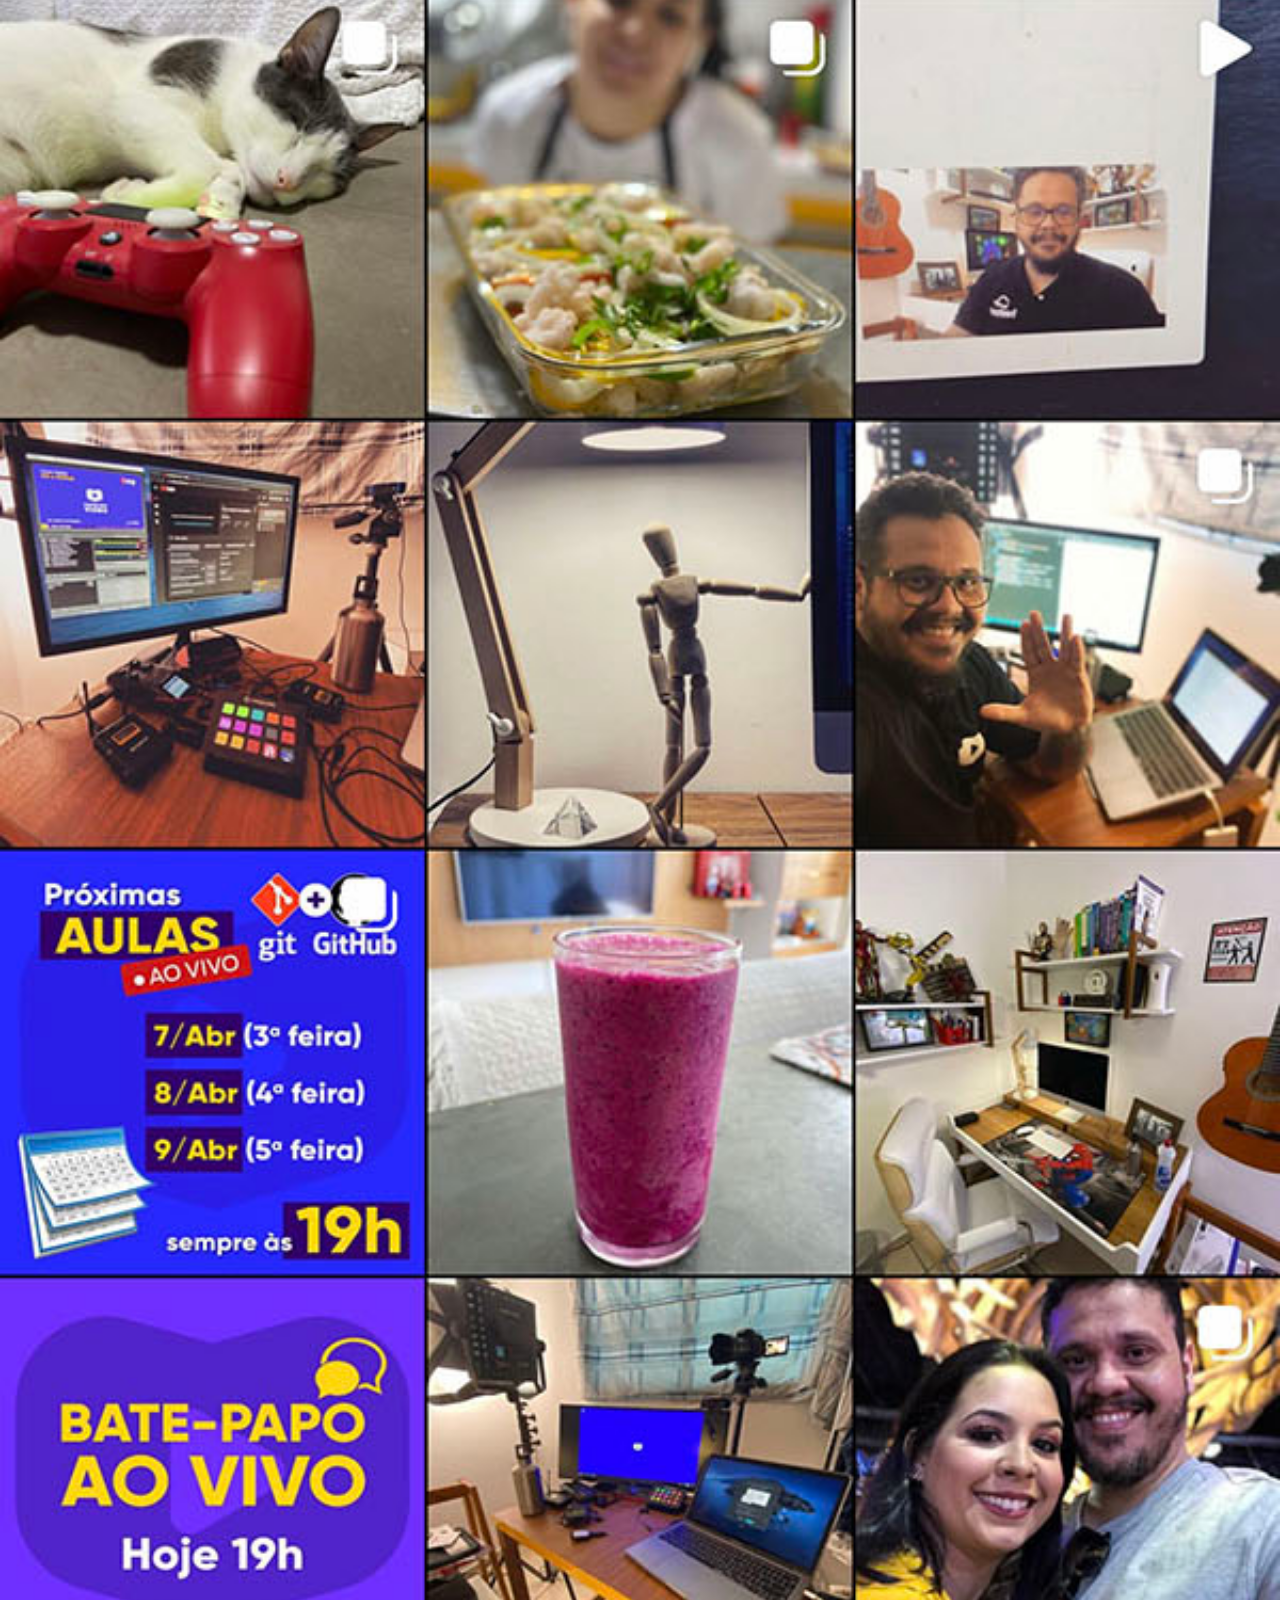
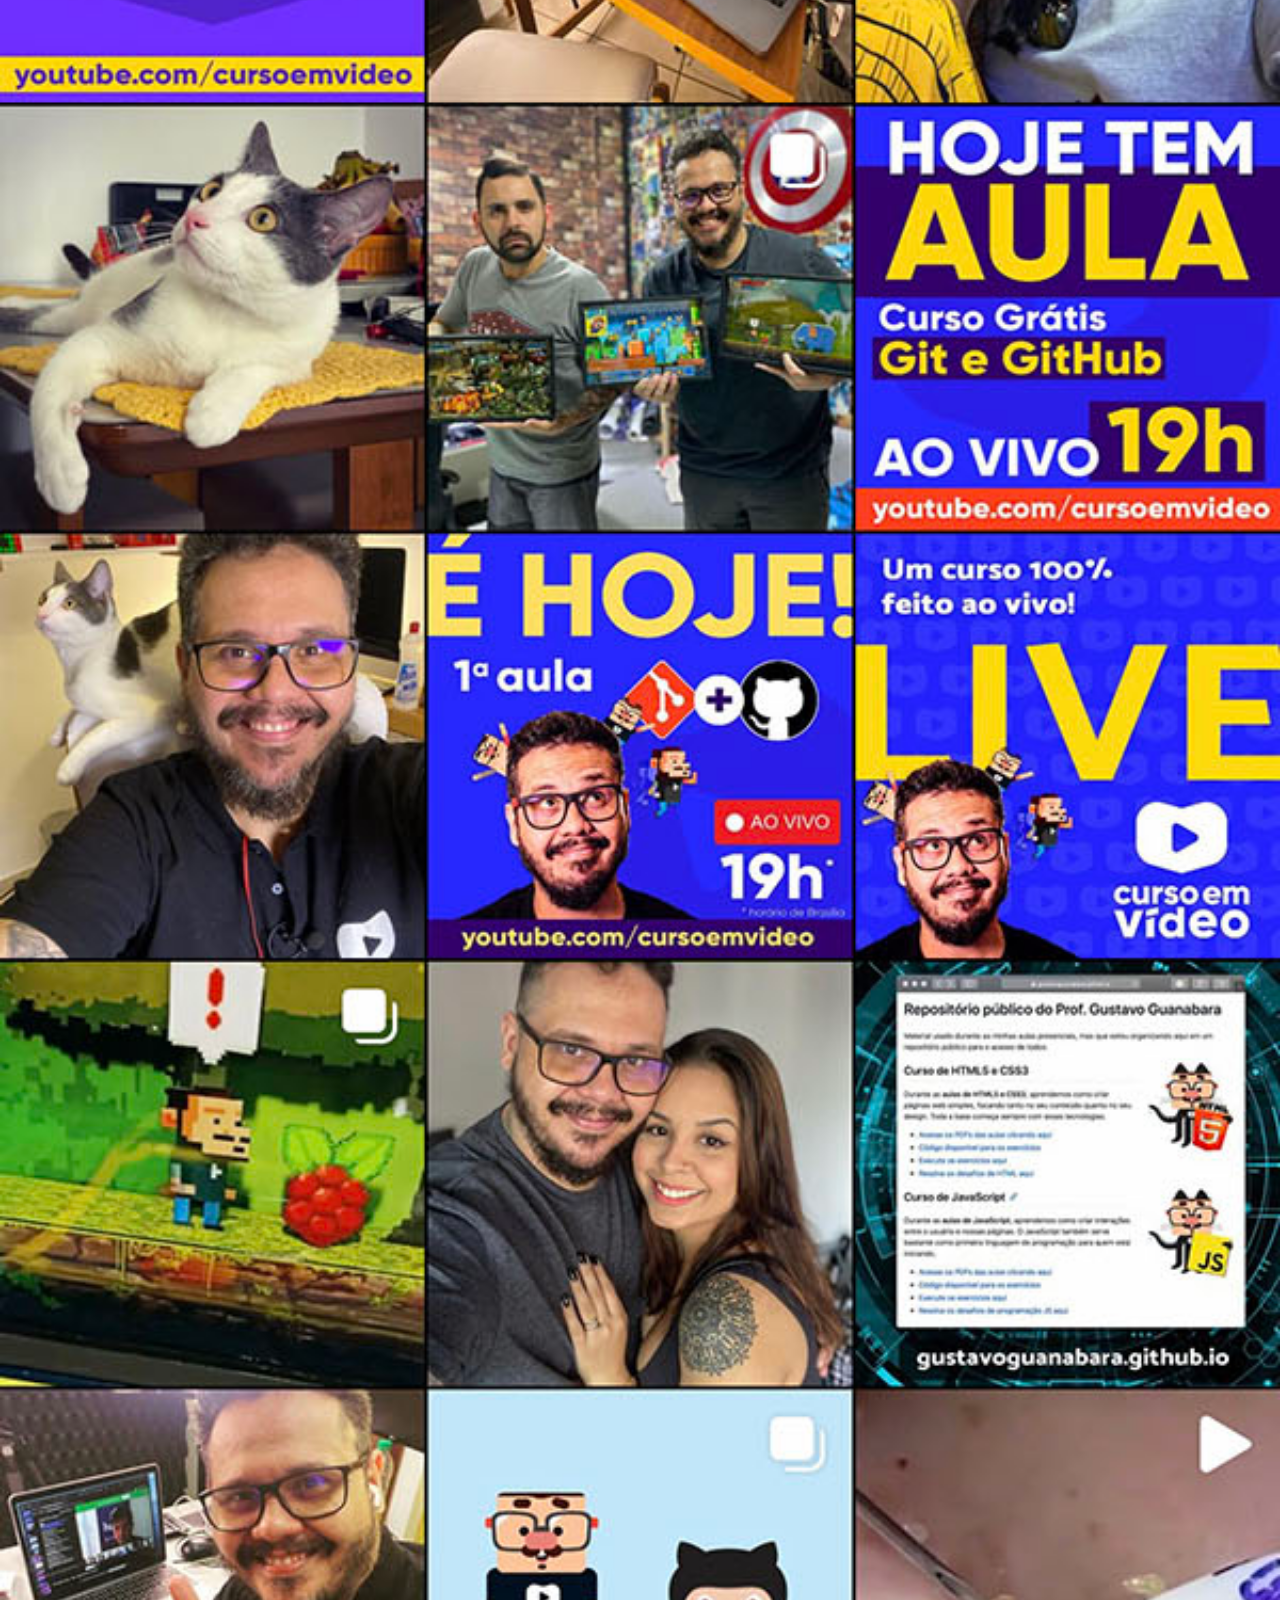
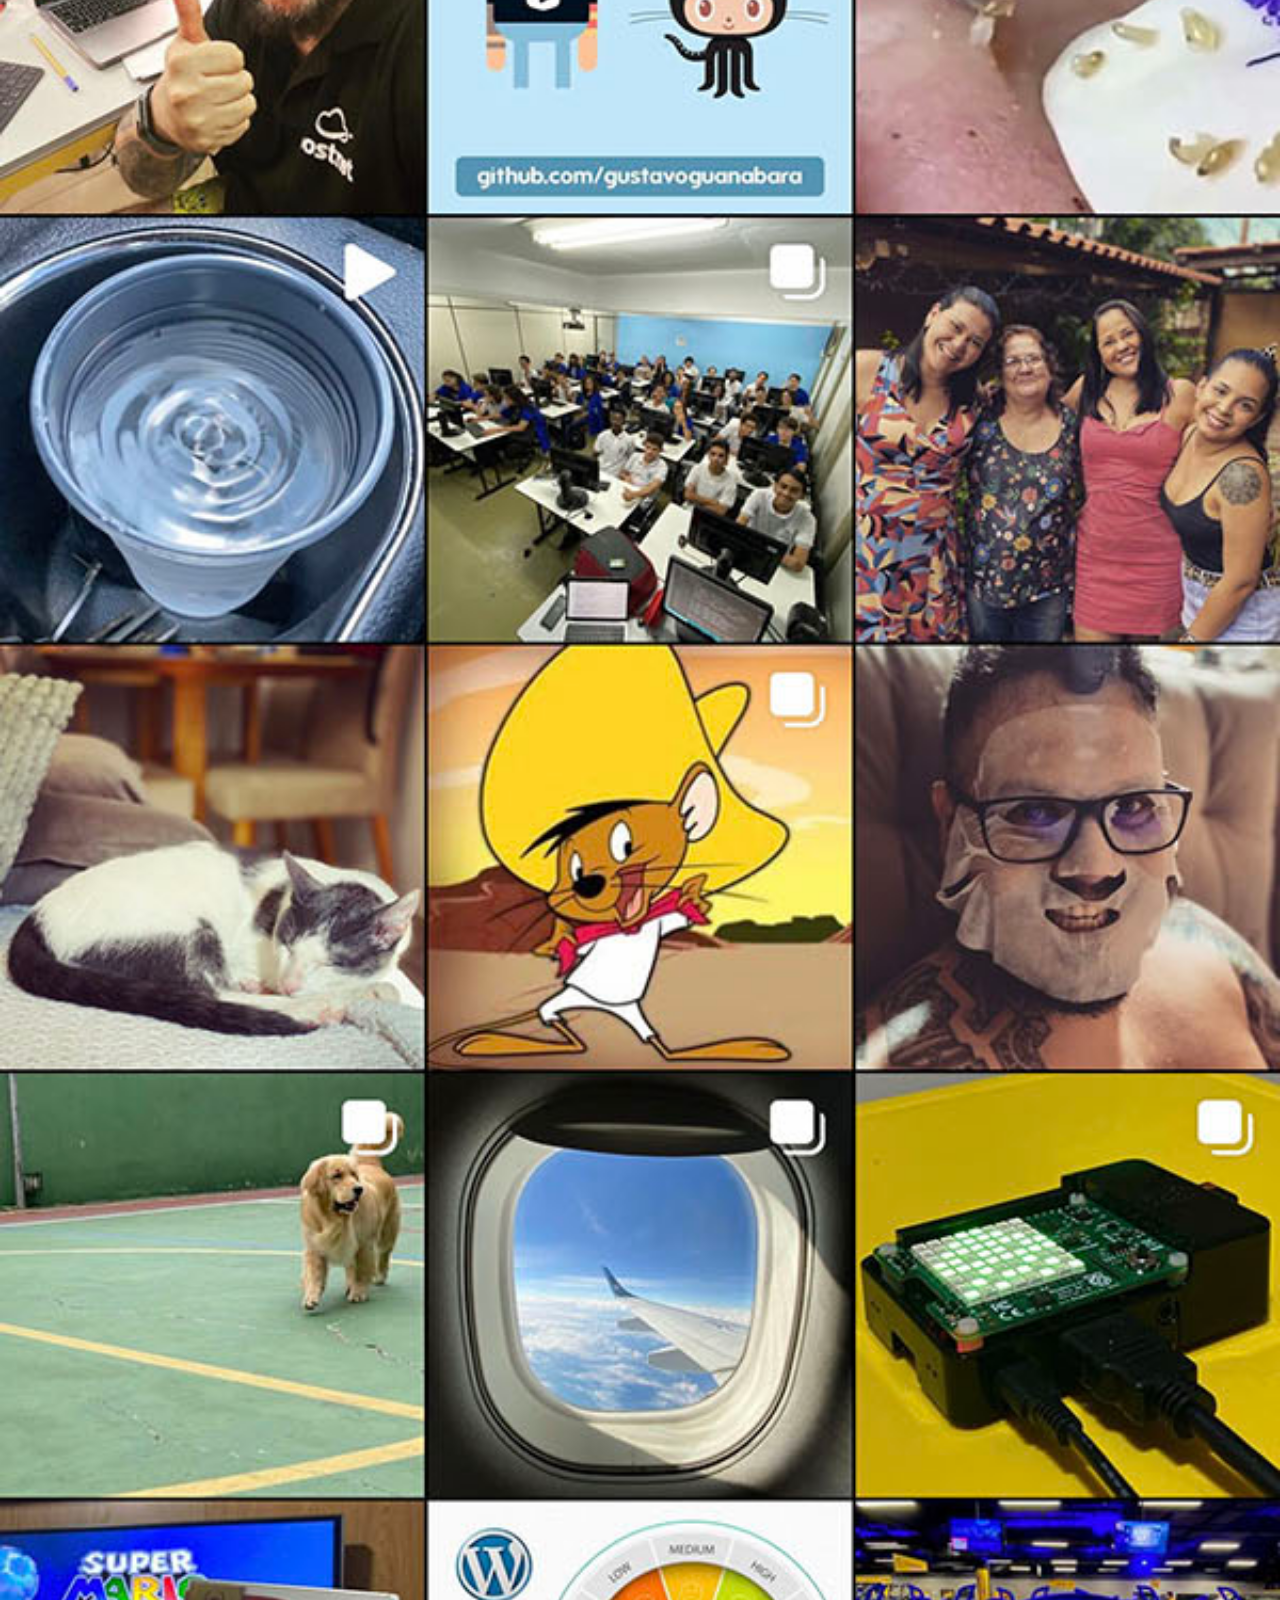
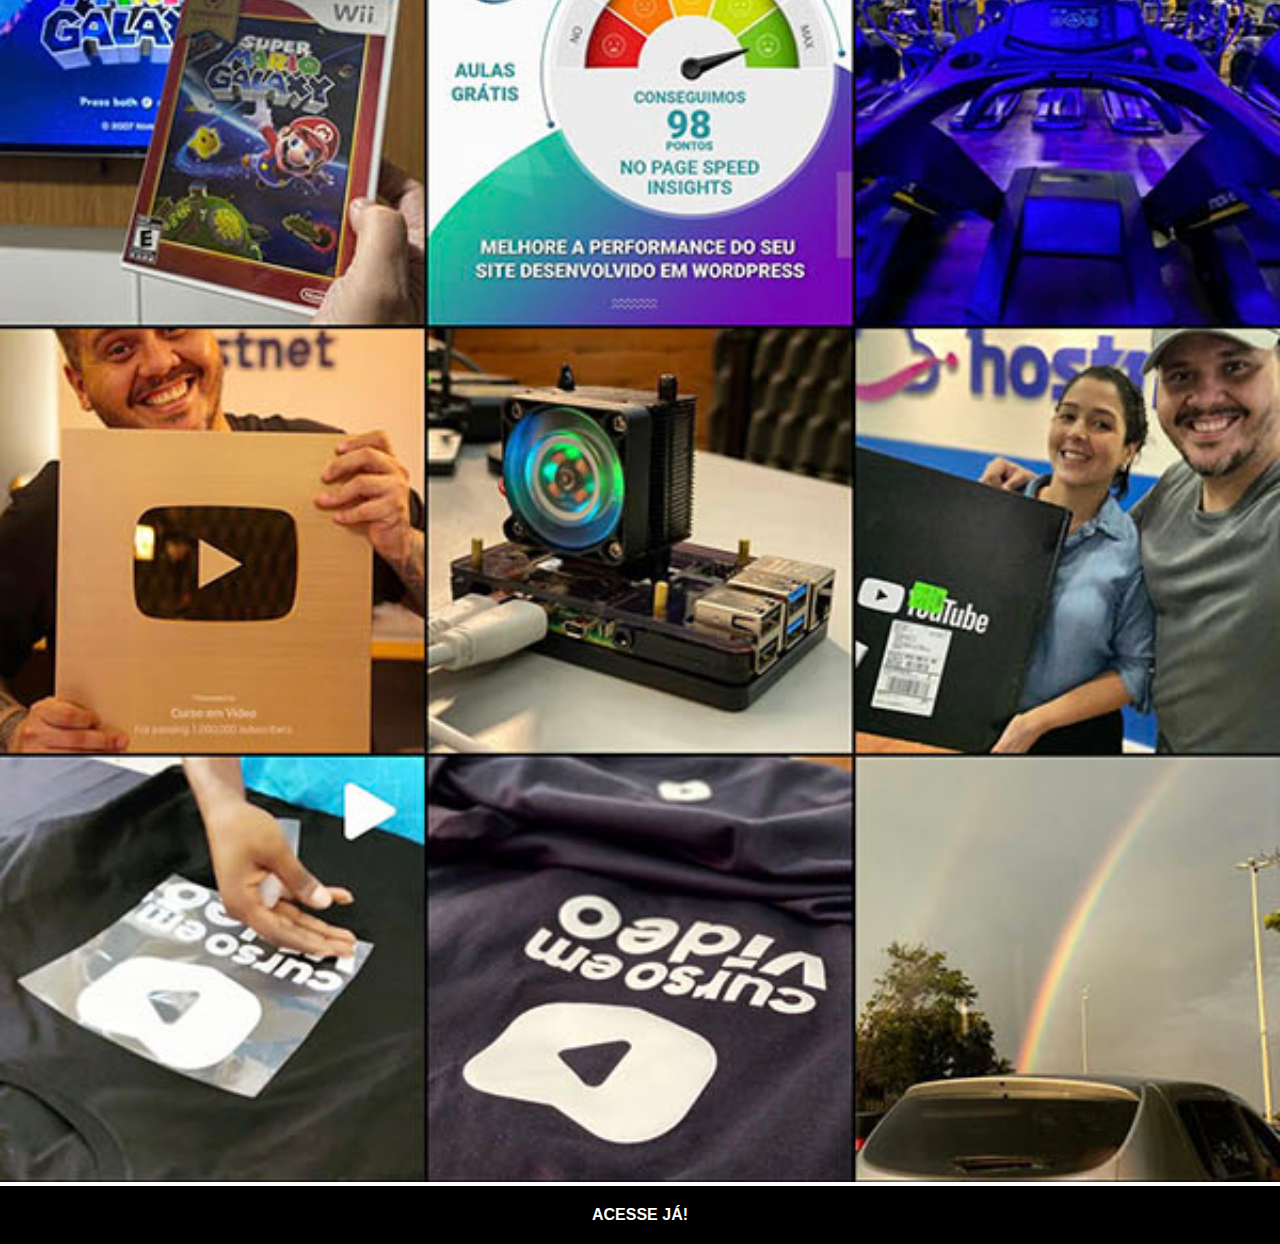
<file: instagram.html>
<!DOCTYPE html>
<html lang="en">
<head>
    <meta charset="UTF-8">
    <meta http-equiv="X-UA-Compatible" content="IE=edge">
    <meta name="viewport" content="width=device-width, initial-scale=1.0">
    <title>YouTube</title>
    <link rel="stylesheet" href="estilo/social.css">
</head>
<body>
    <img src="imagens/tela-instagram.jpg" alt="Instagram">
    <a href="https://www.instagram.com/gustavoguanabara/" target="_blank">ACESSE JÁ!</a>
</body>
</html>
</file>
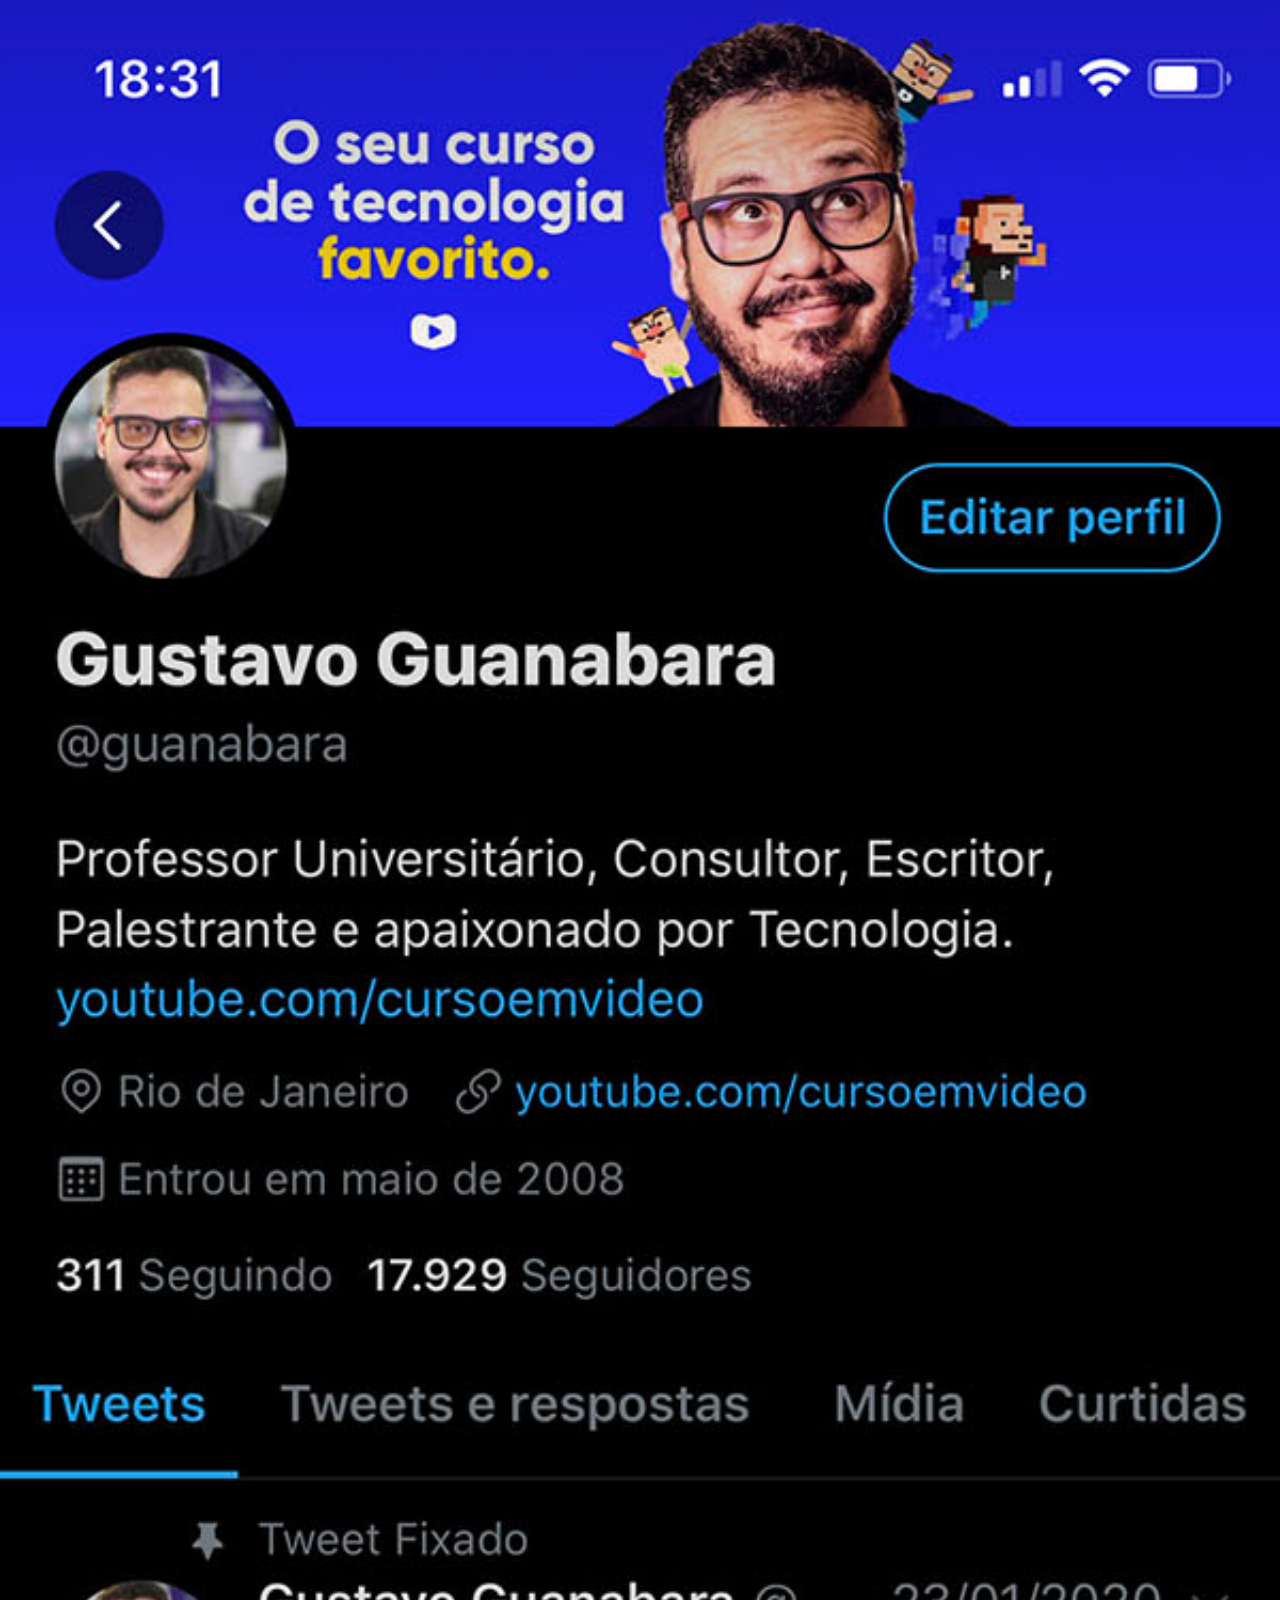
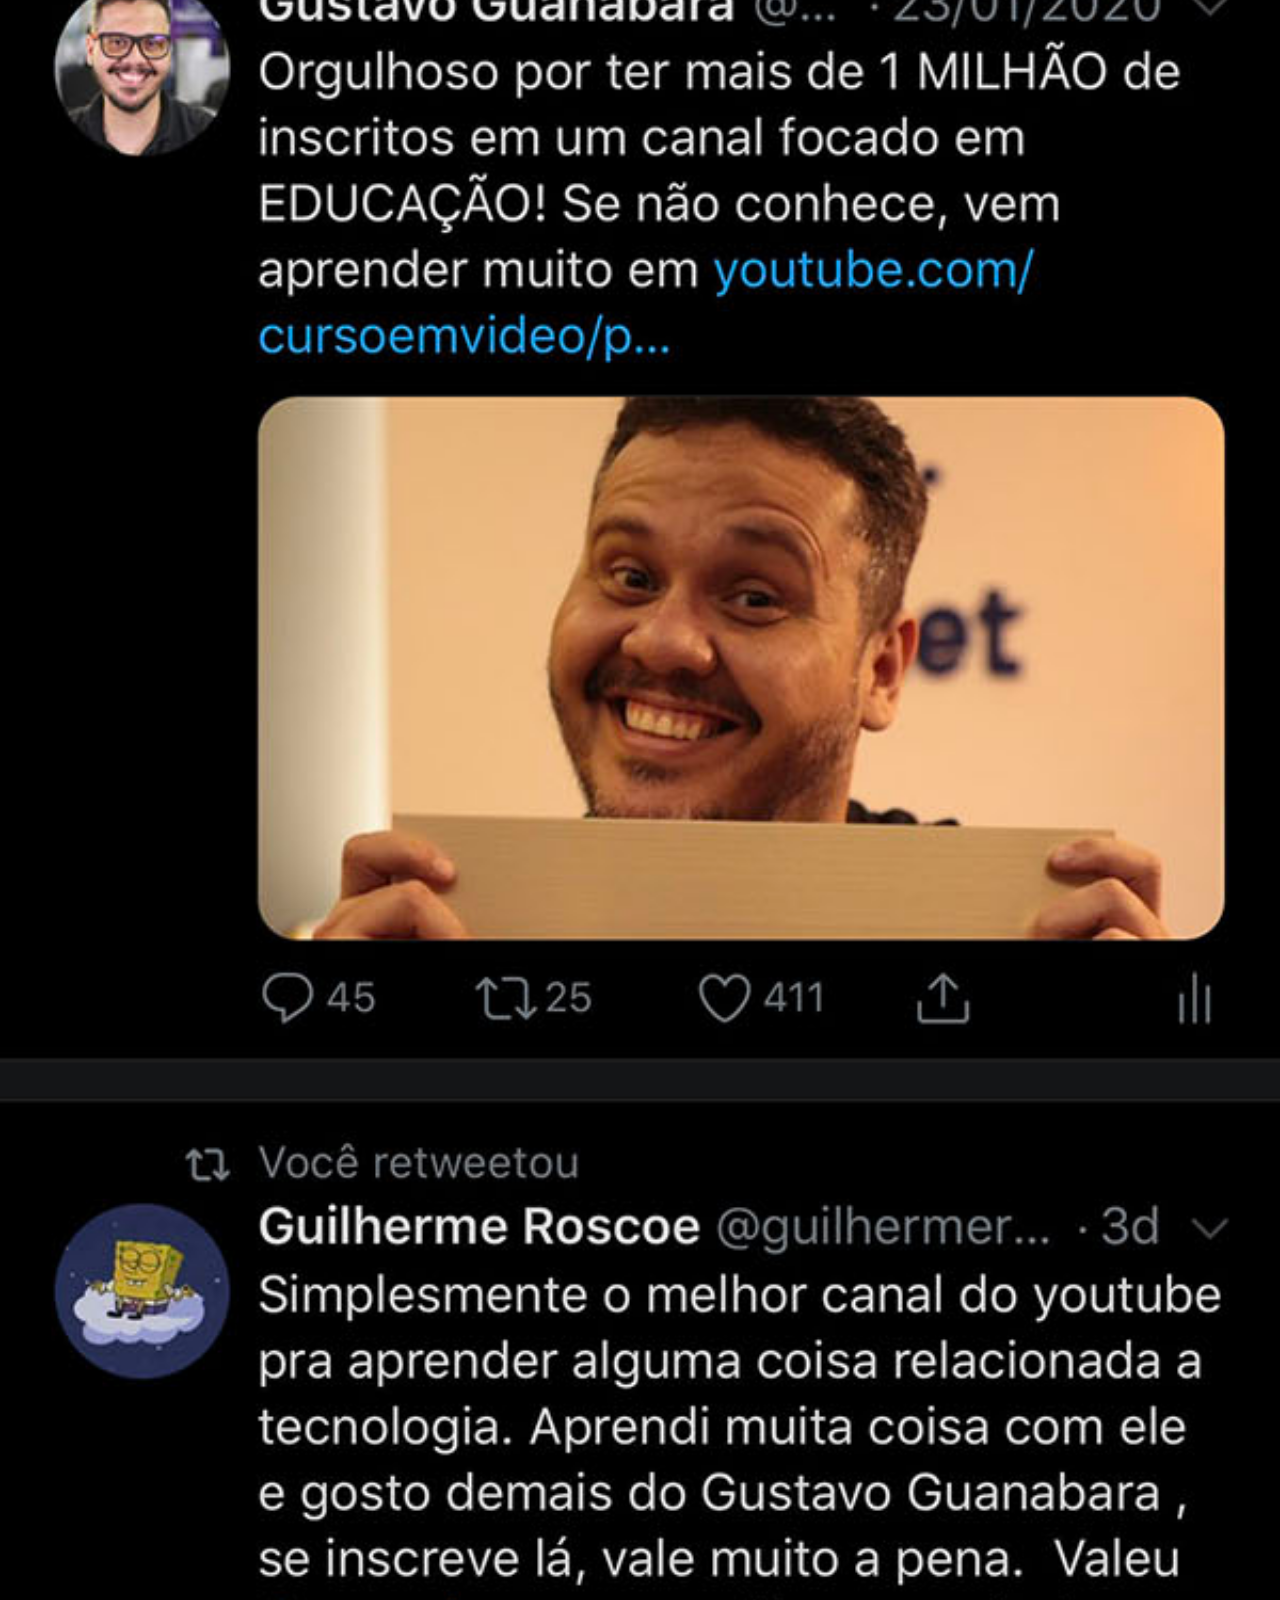
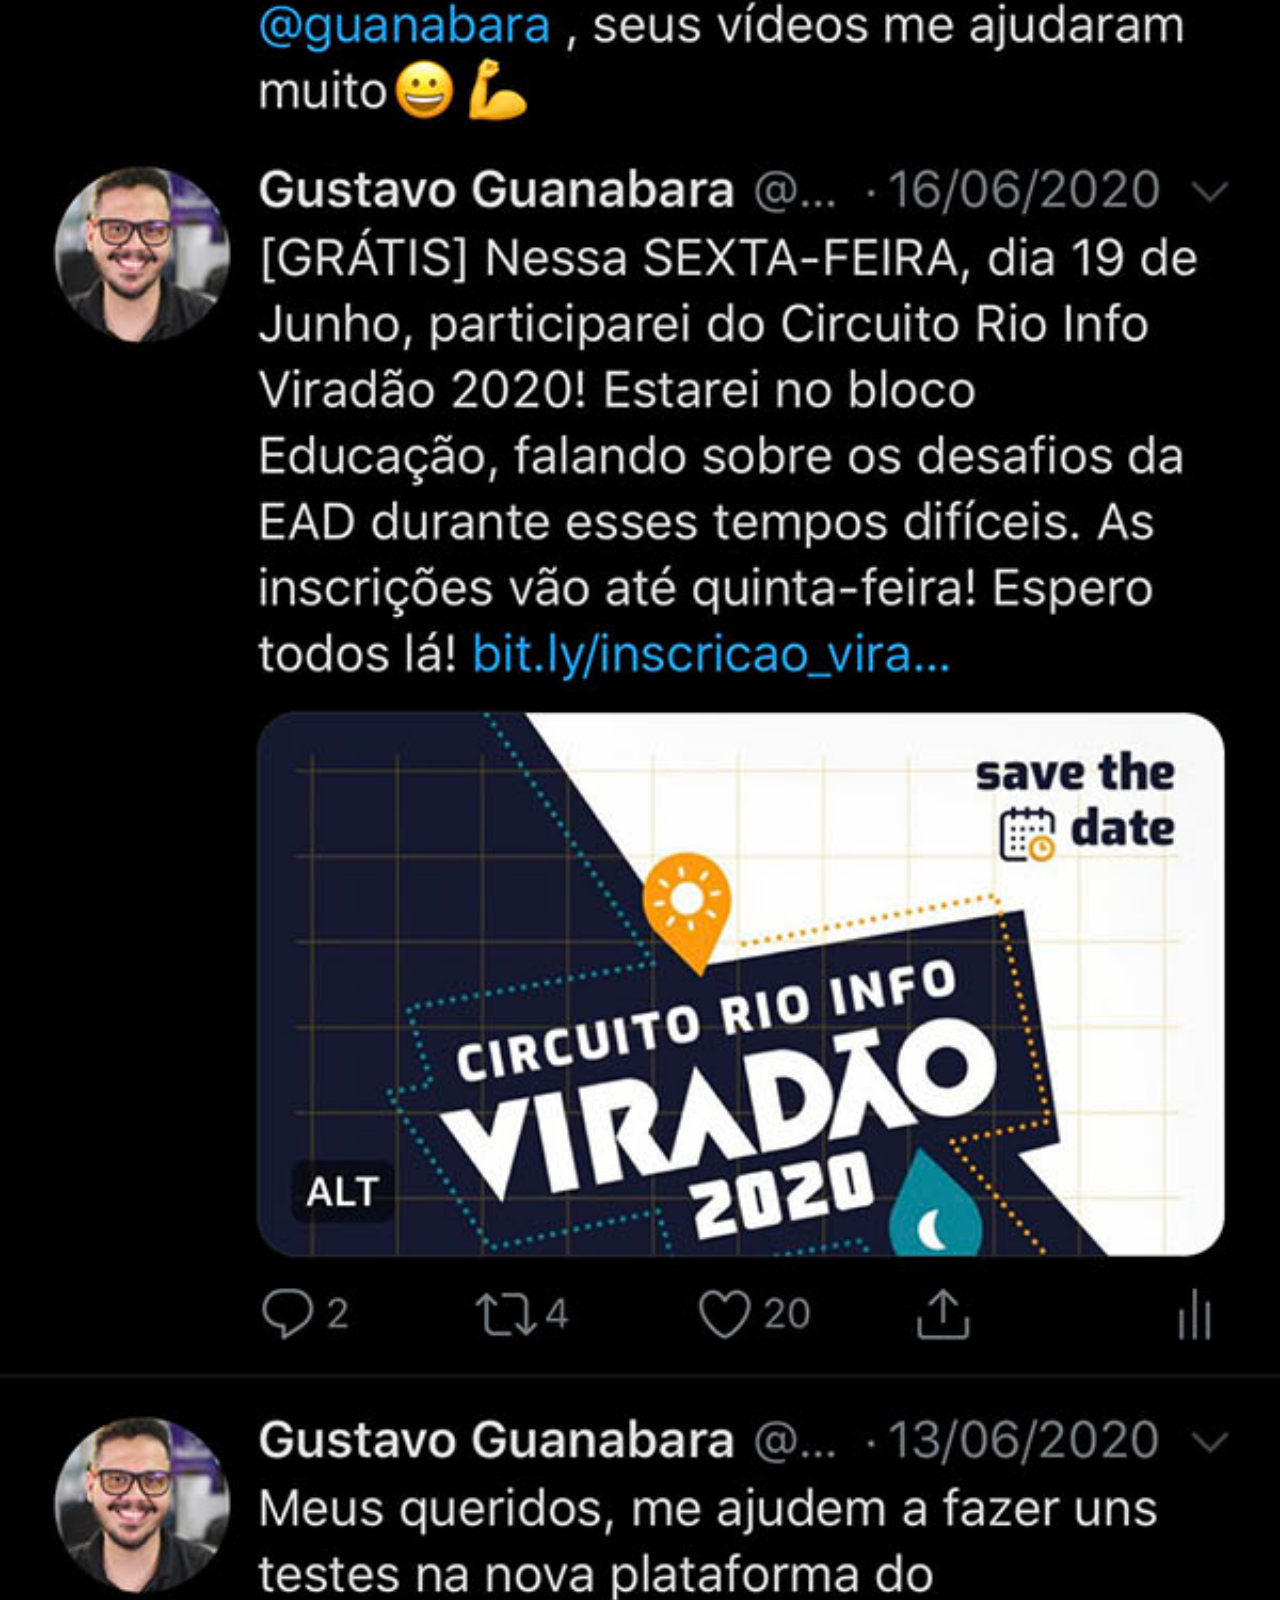
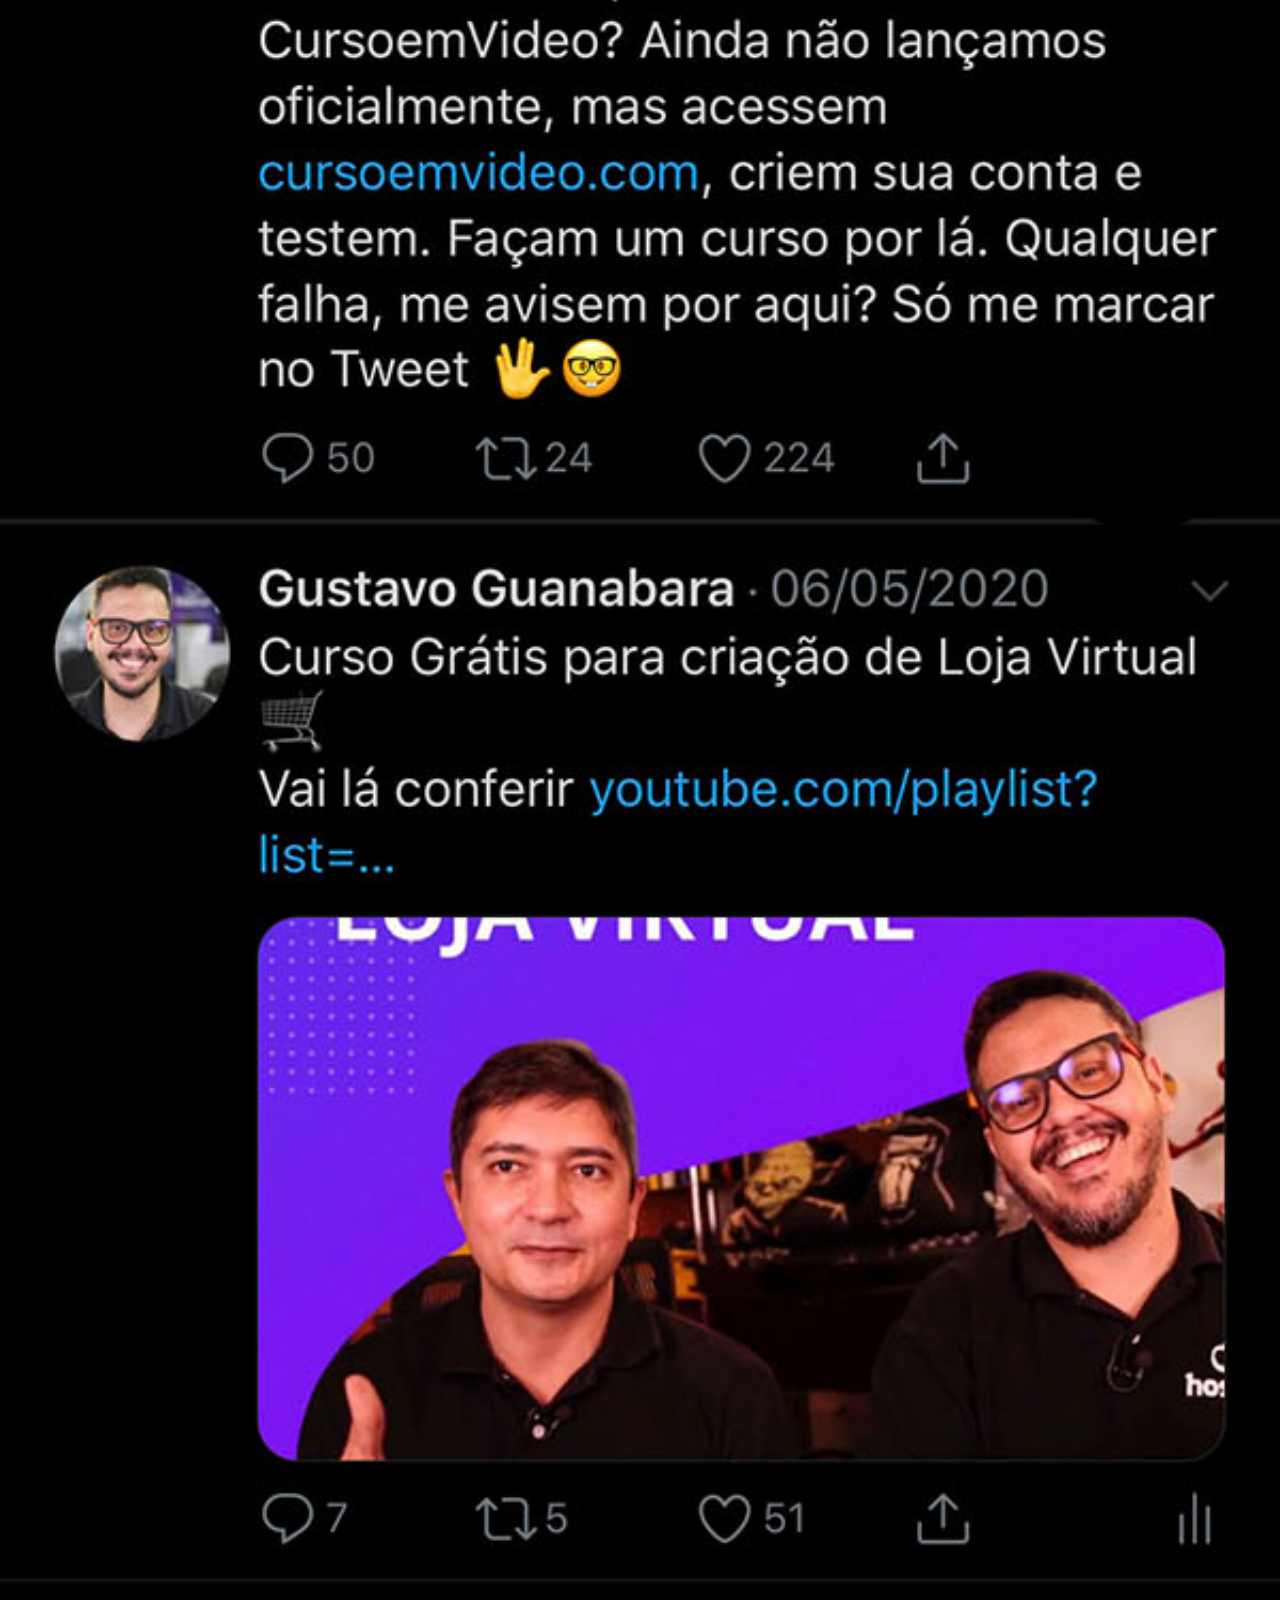
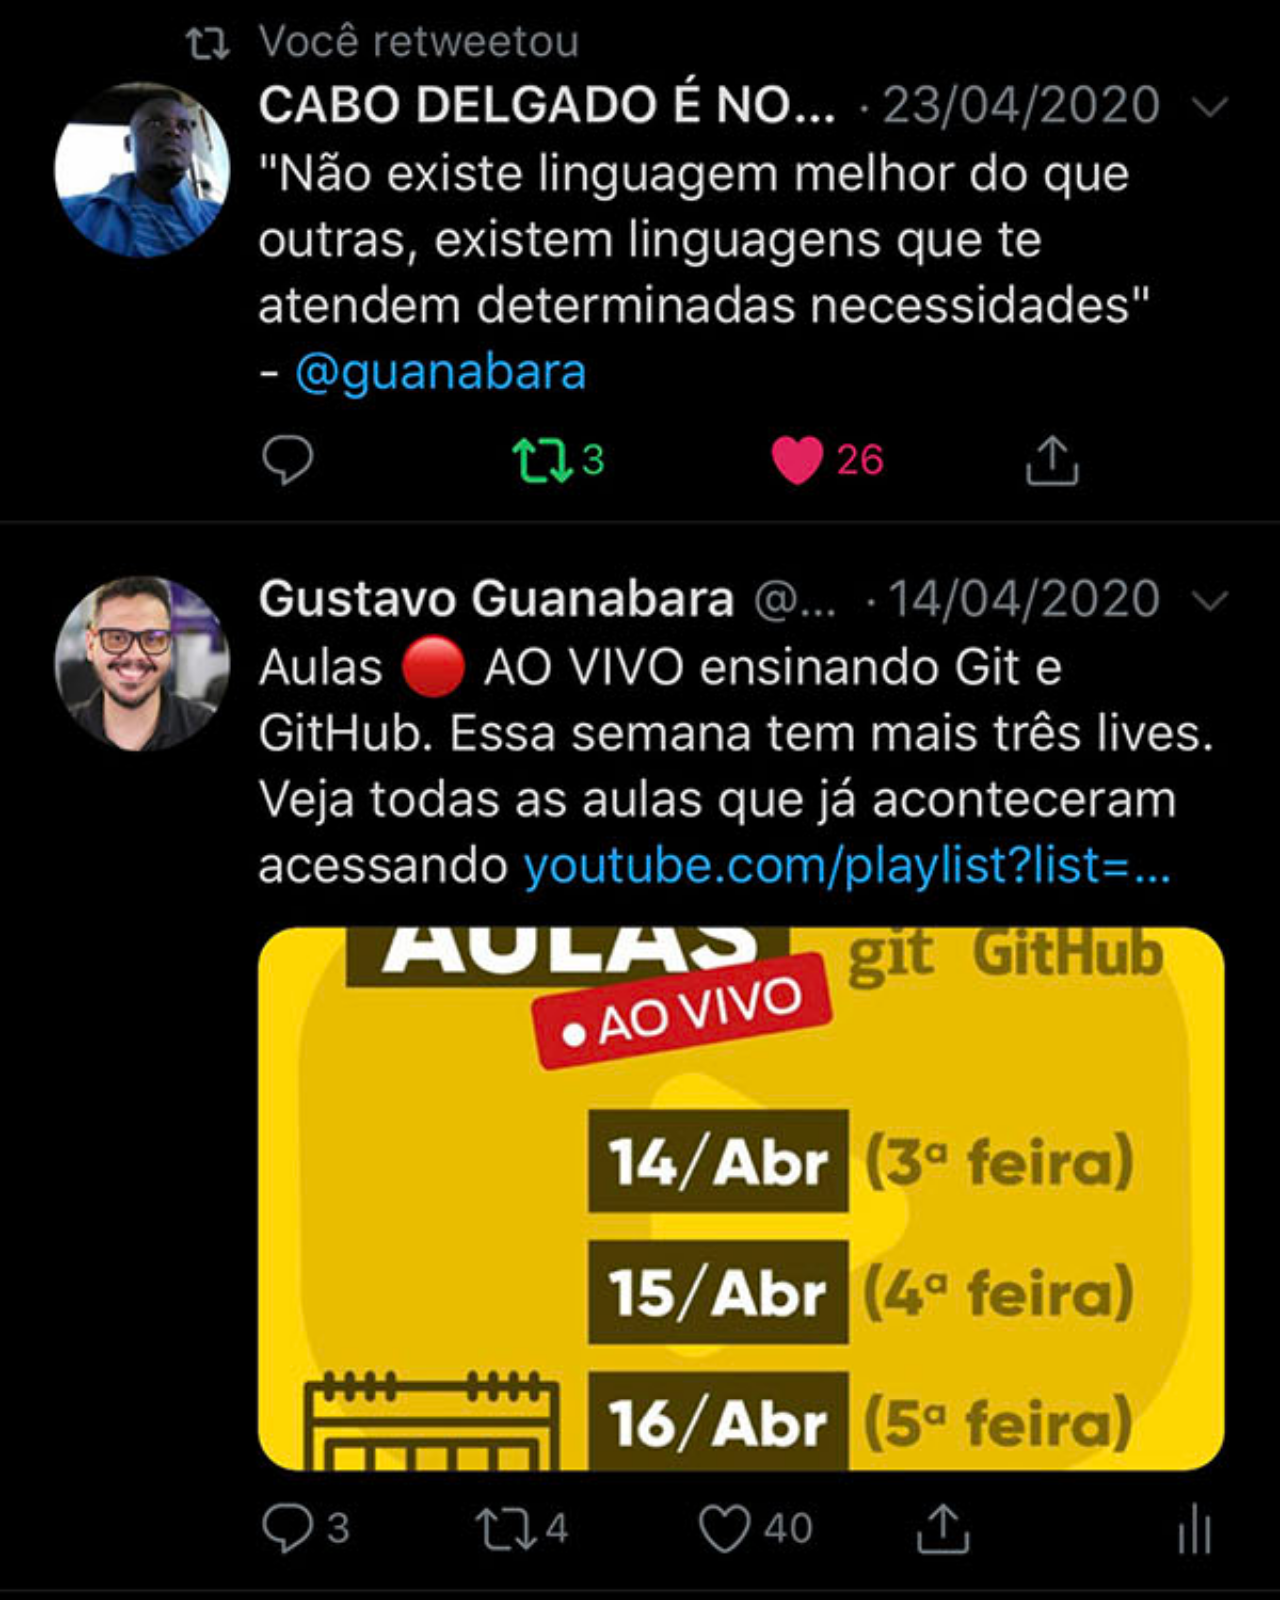
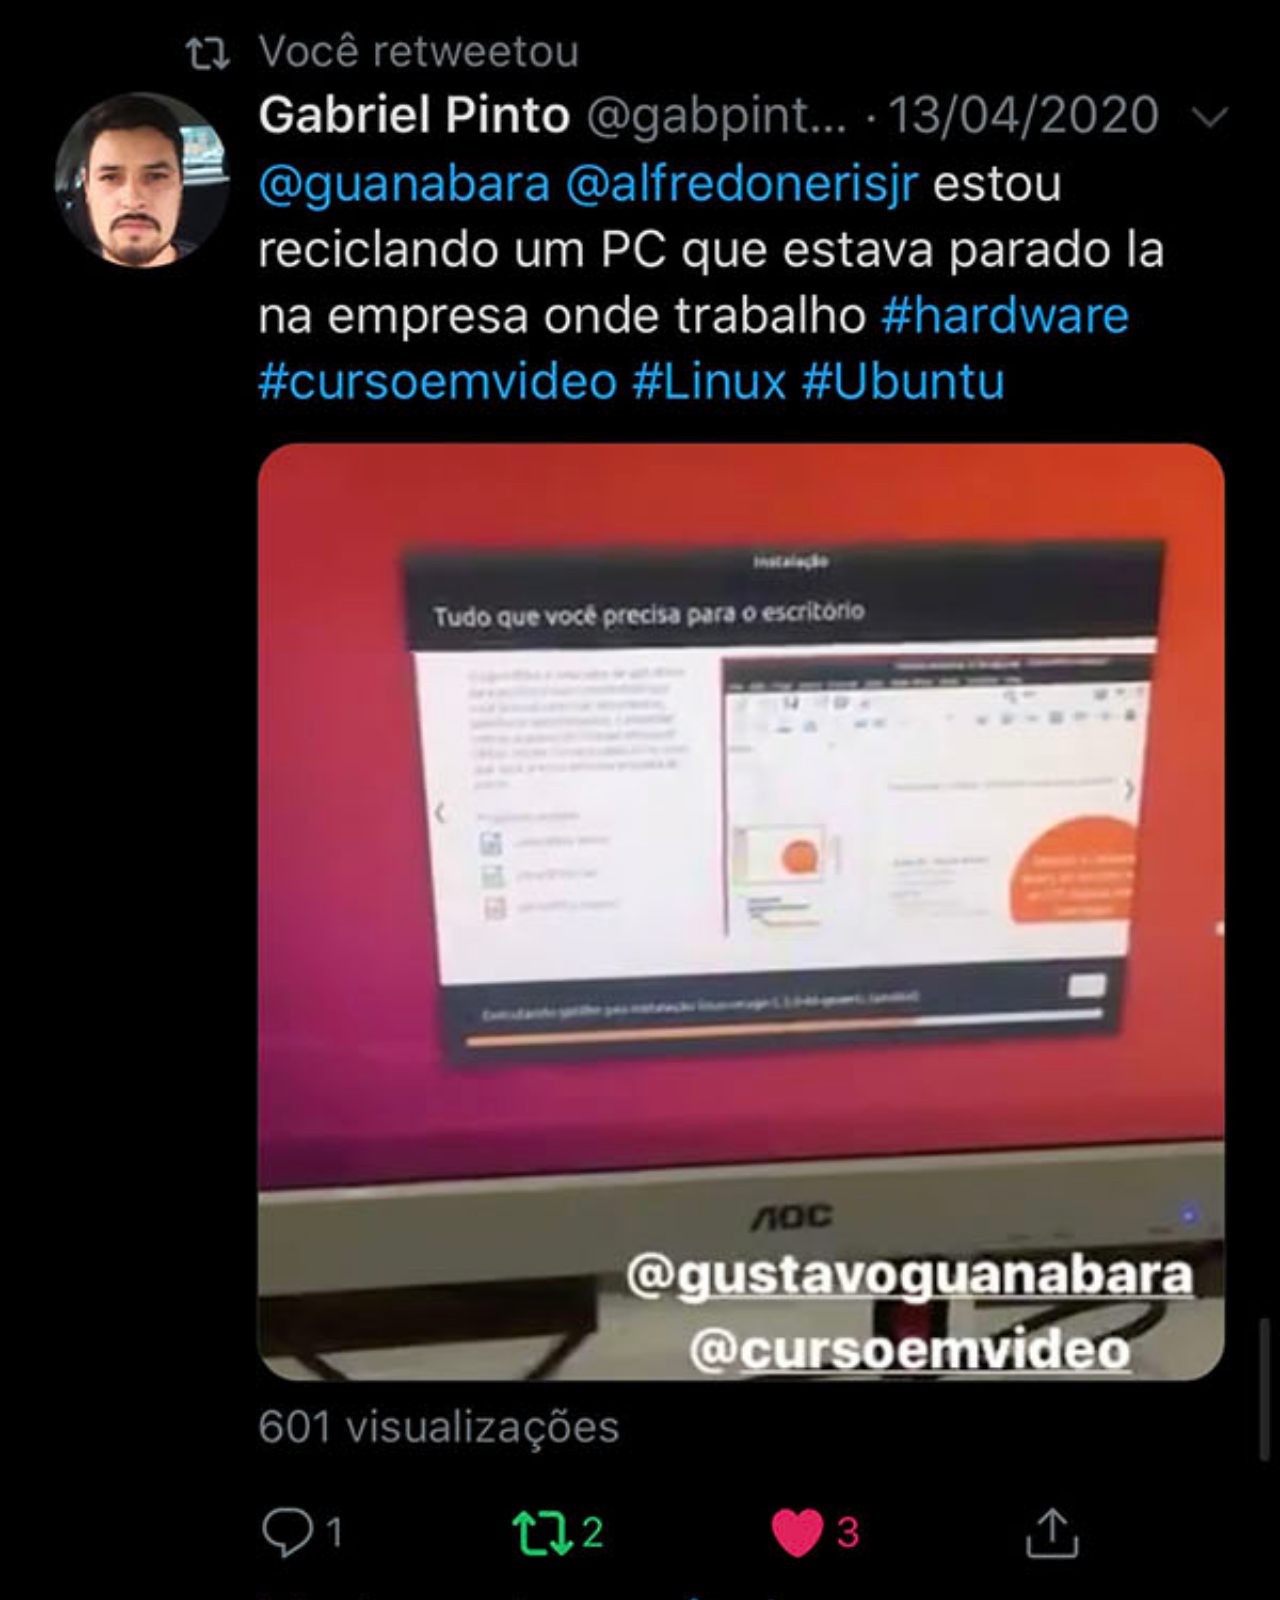
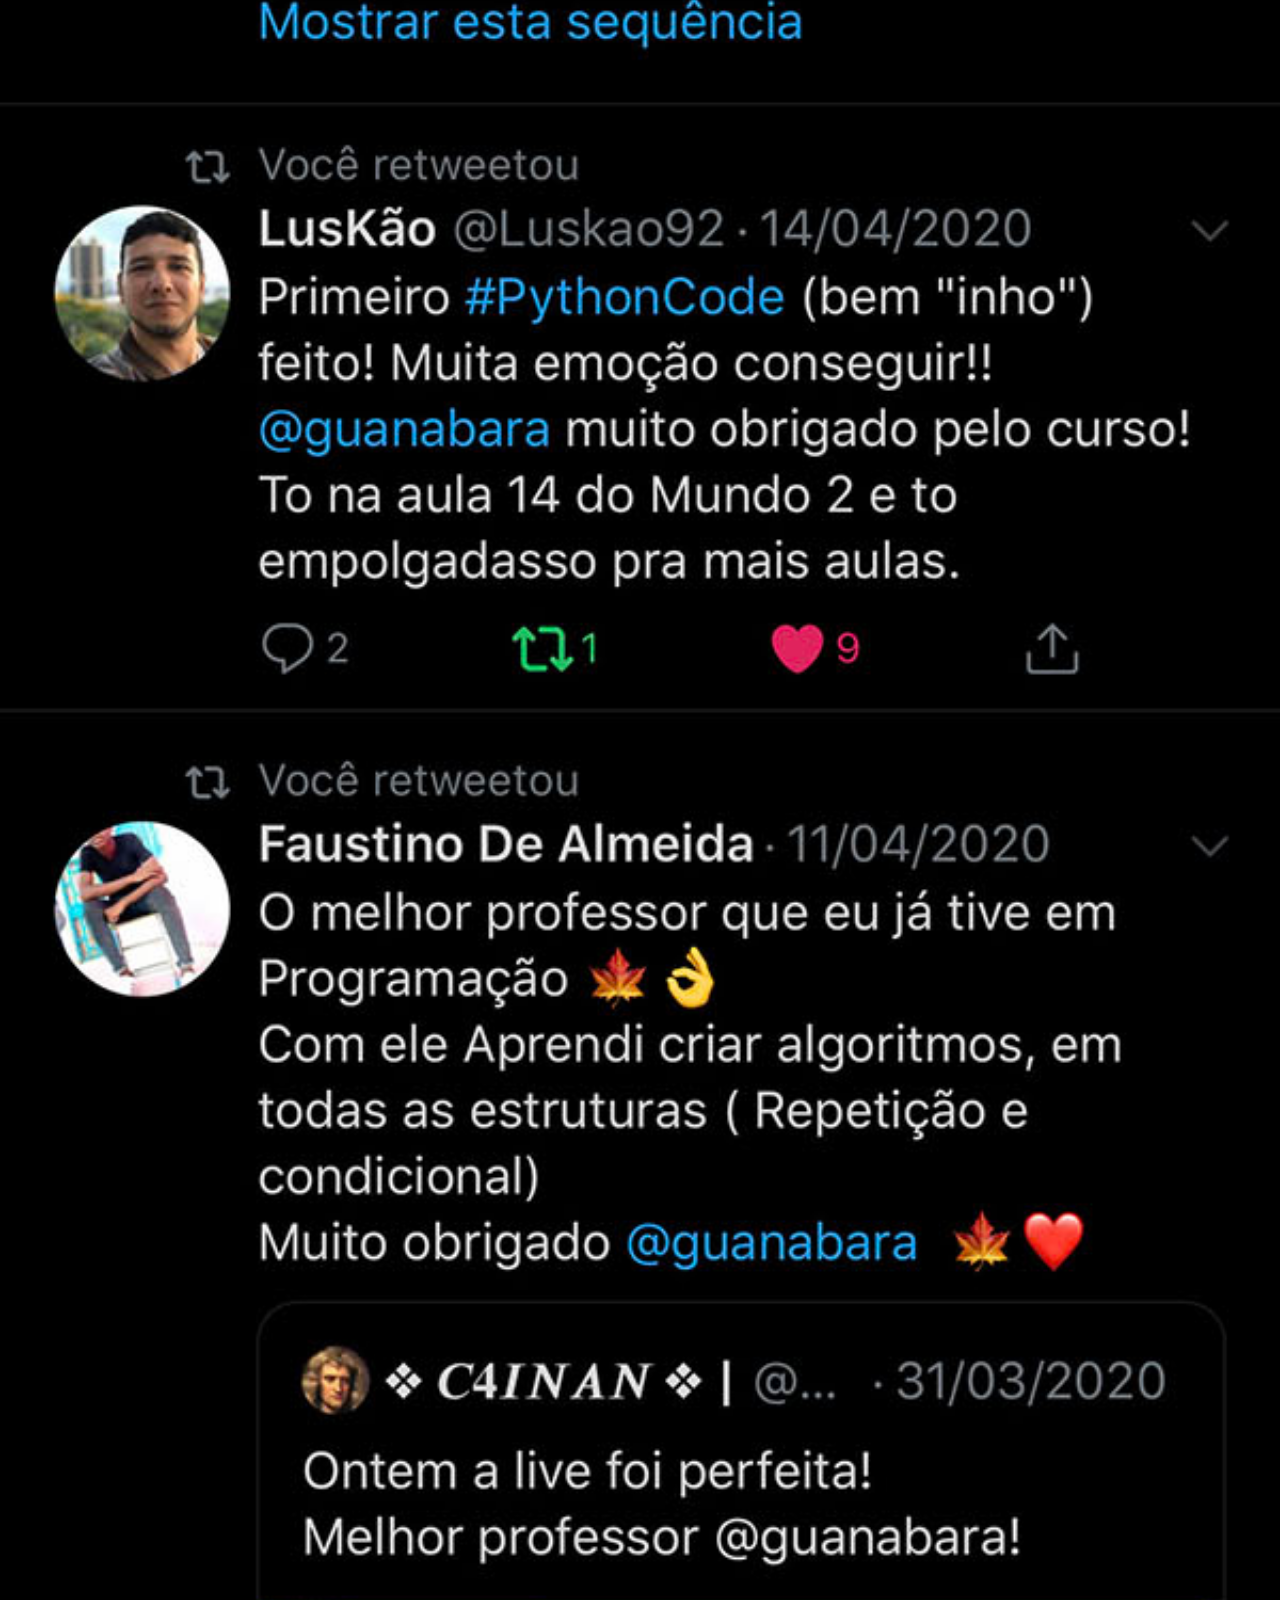
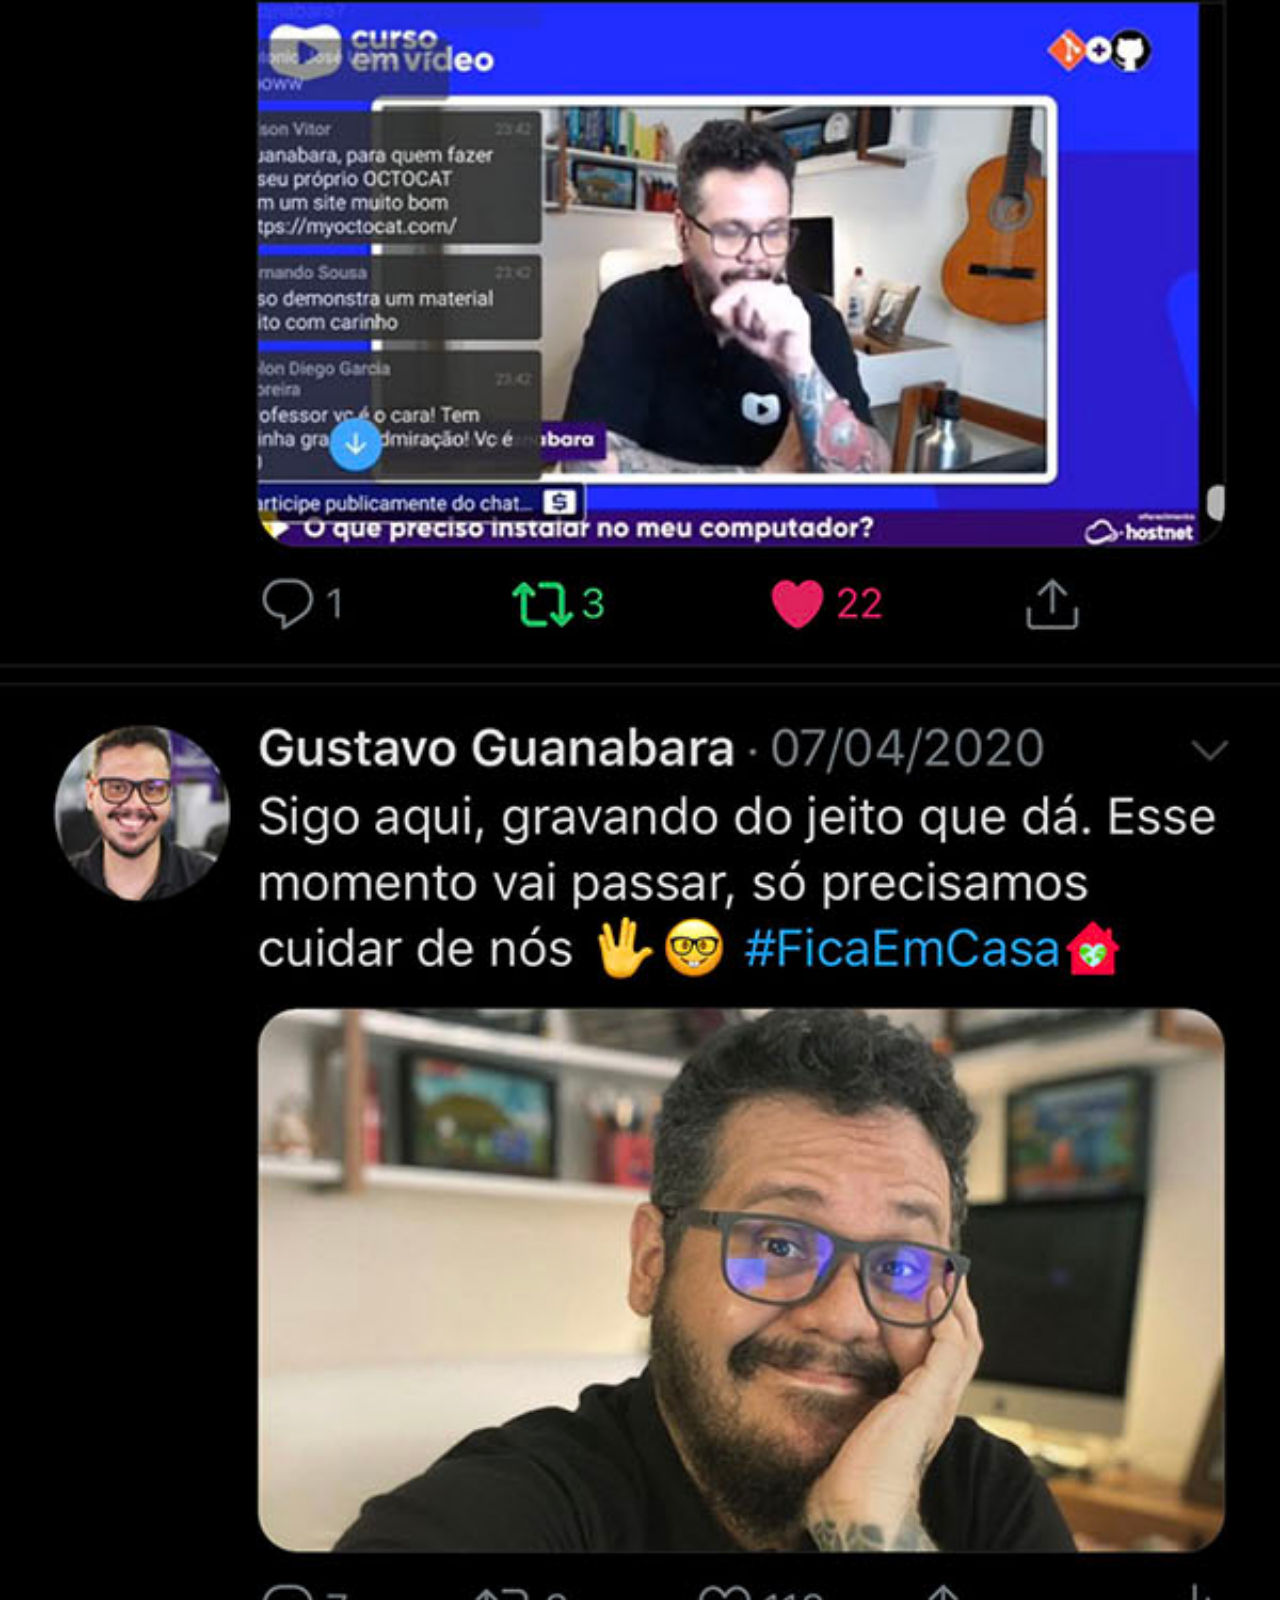
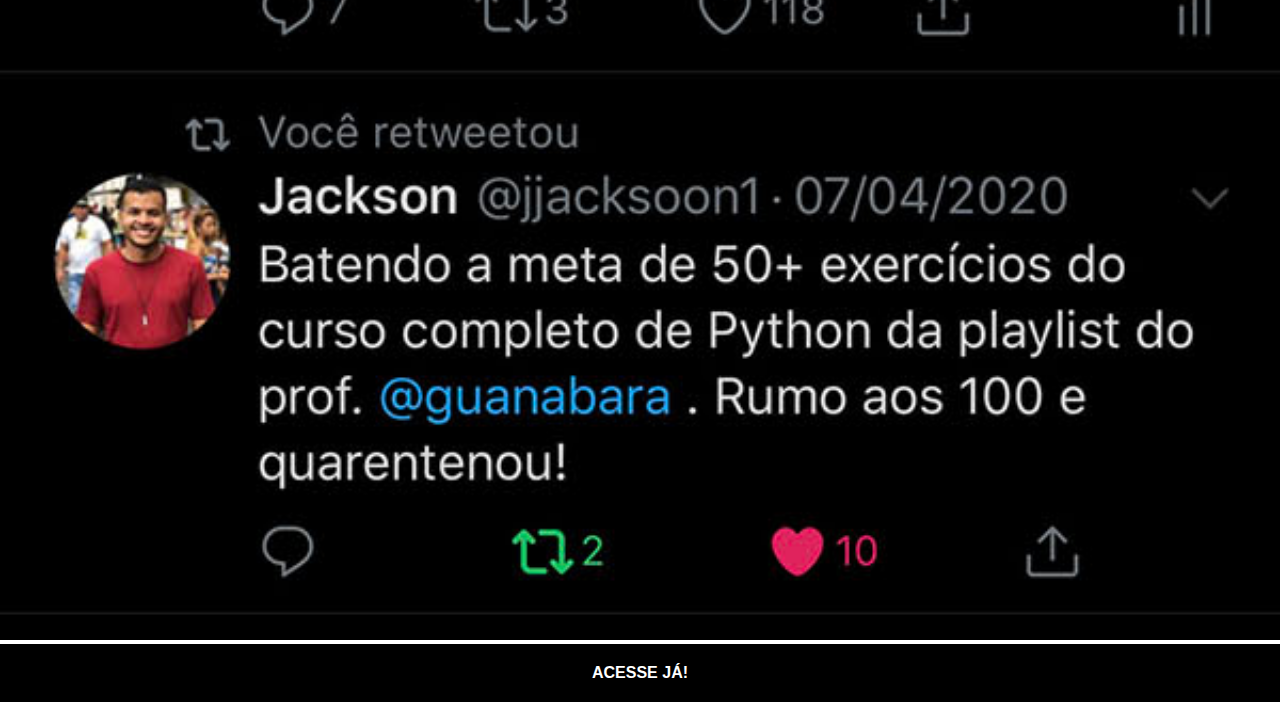
<file: twitter.html>
<!DOCTYPE html>
<html lang="en">
<head>
    <meta charset="UTF-8">
    <meta http-equiv="X-UA-Compatible" content="IE=edge">
    <meta name="viewport" content="width=device-width, initial-scale=1.0">
    <title>YouTube</title>
    <link rel="stylesheet" href="estilo/social.css">
</head>
<body>
    <img src="imagens/tela-twitter.jpg" alt="Twitter">
    <a href="https://twitter.com/guanabara" target="_blank">ACESSE JÁ!</a>
</body>
</html>
</file>
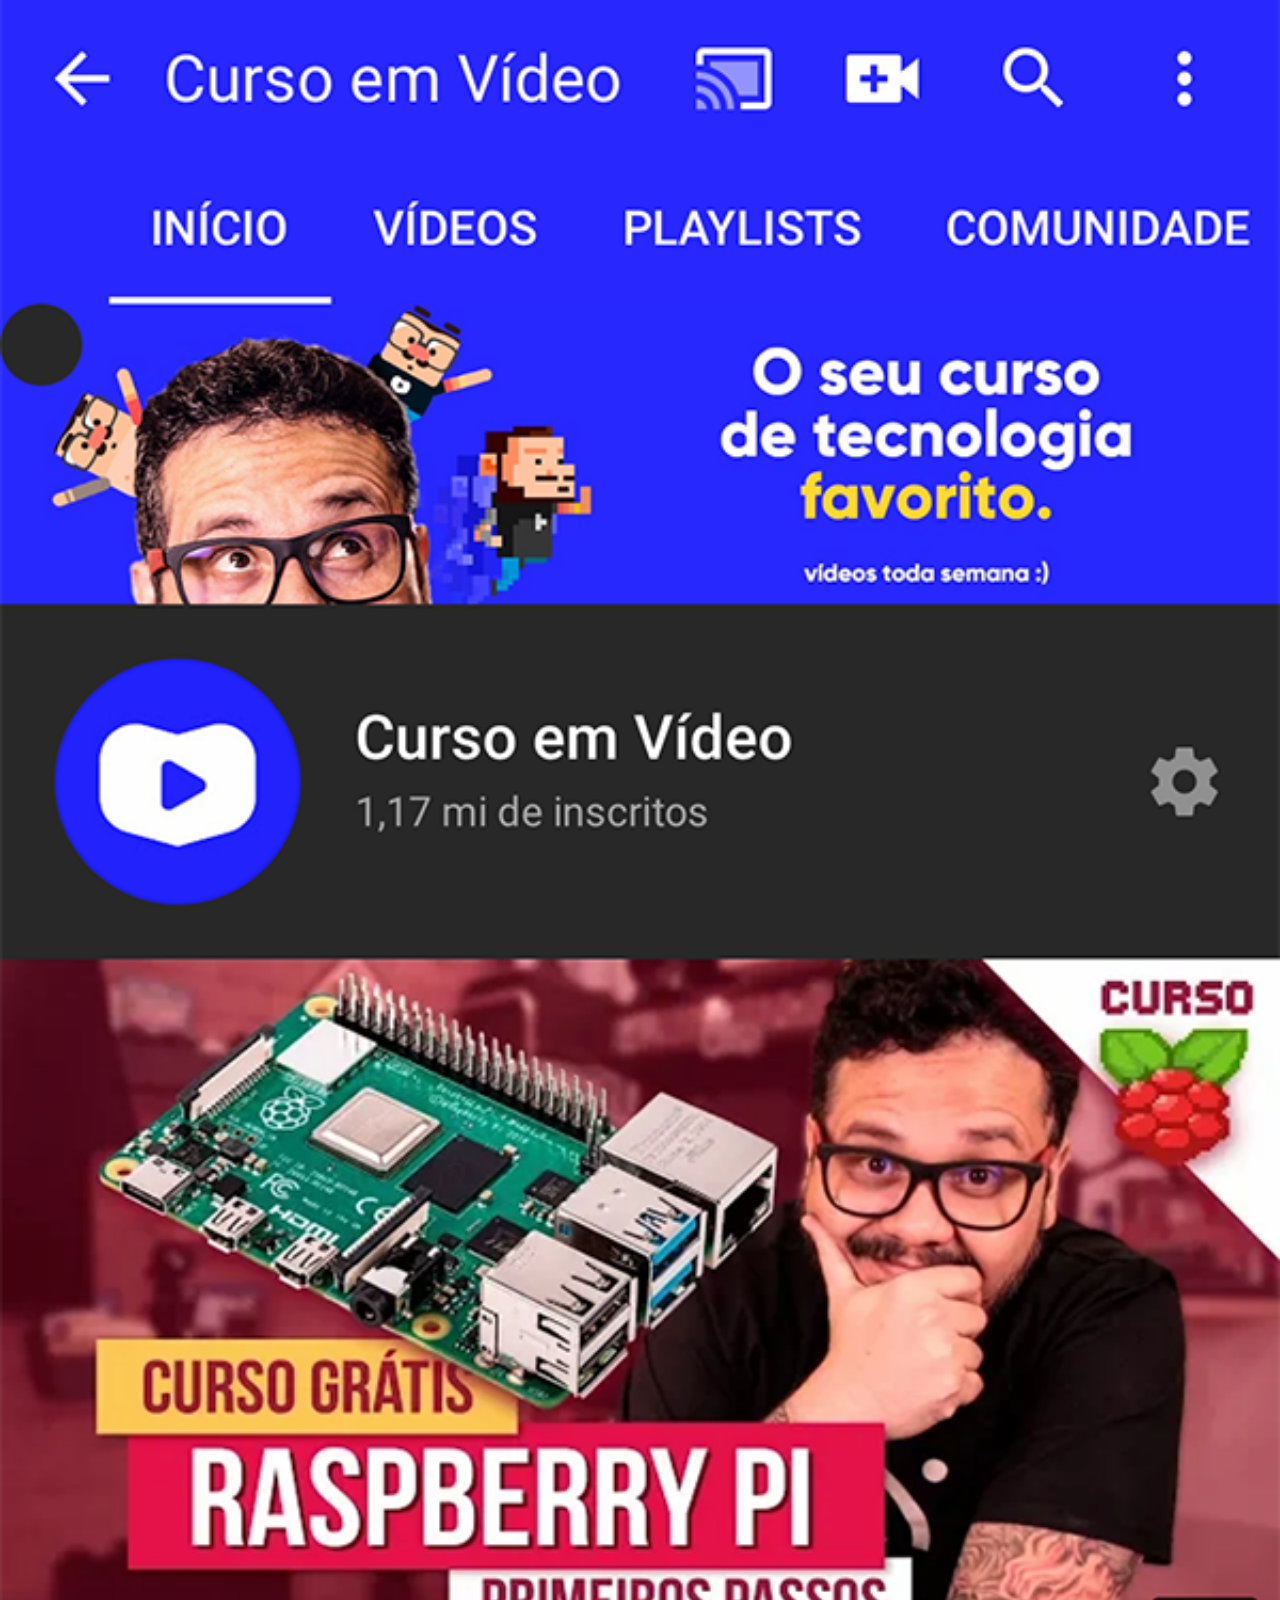
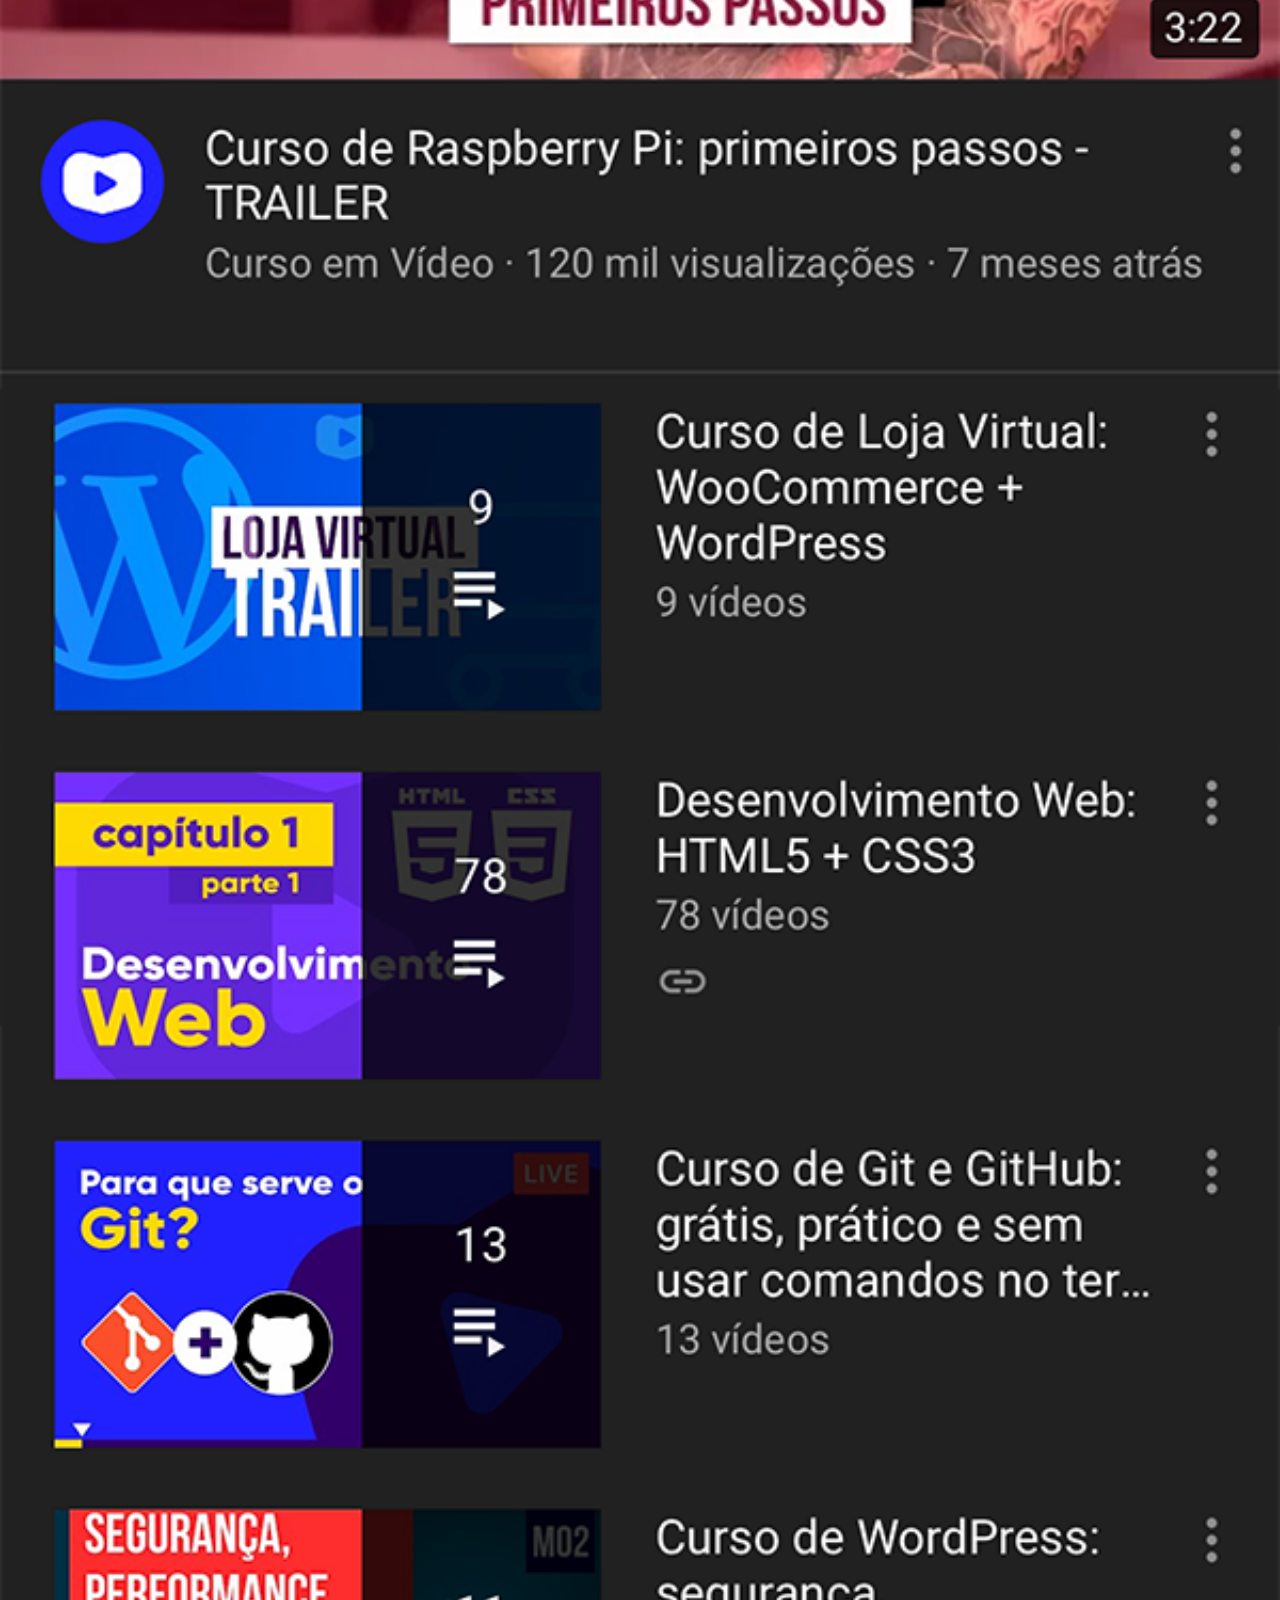
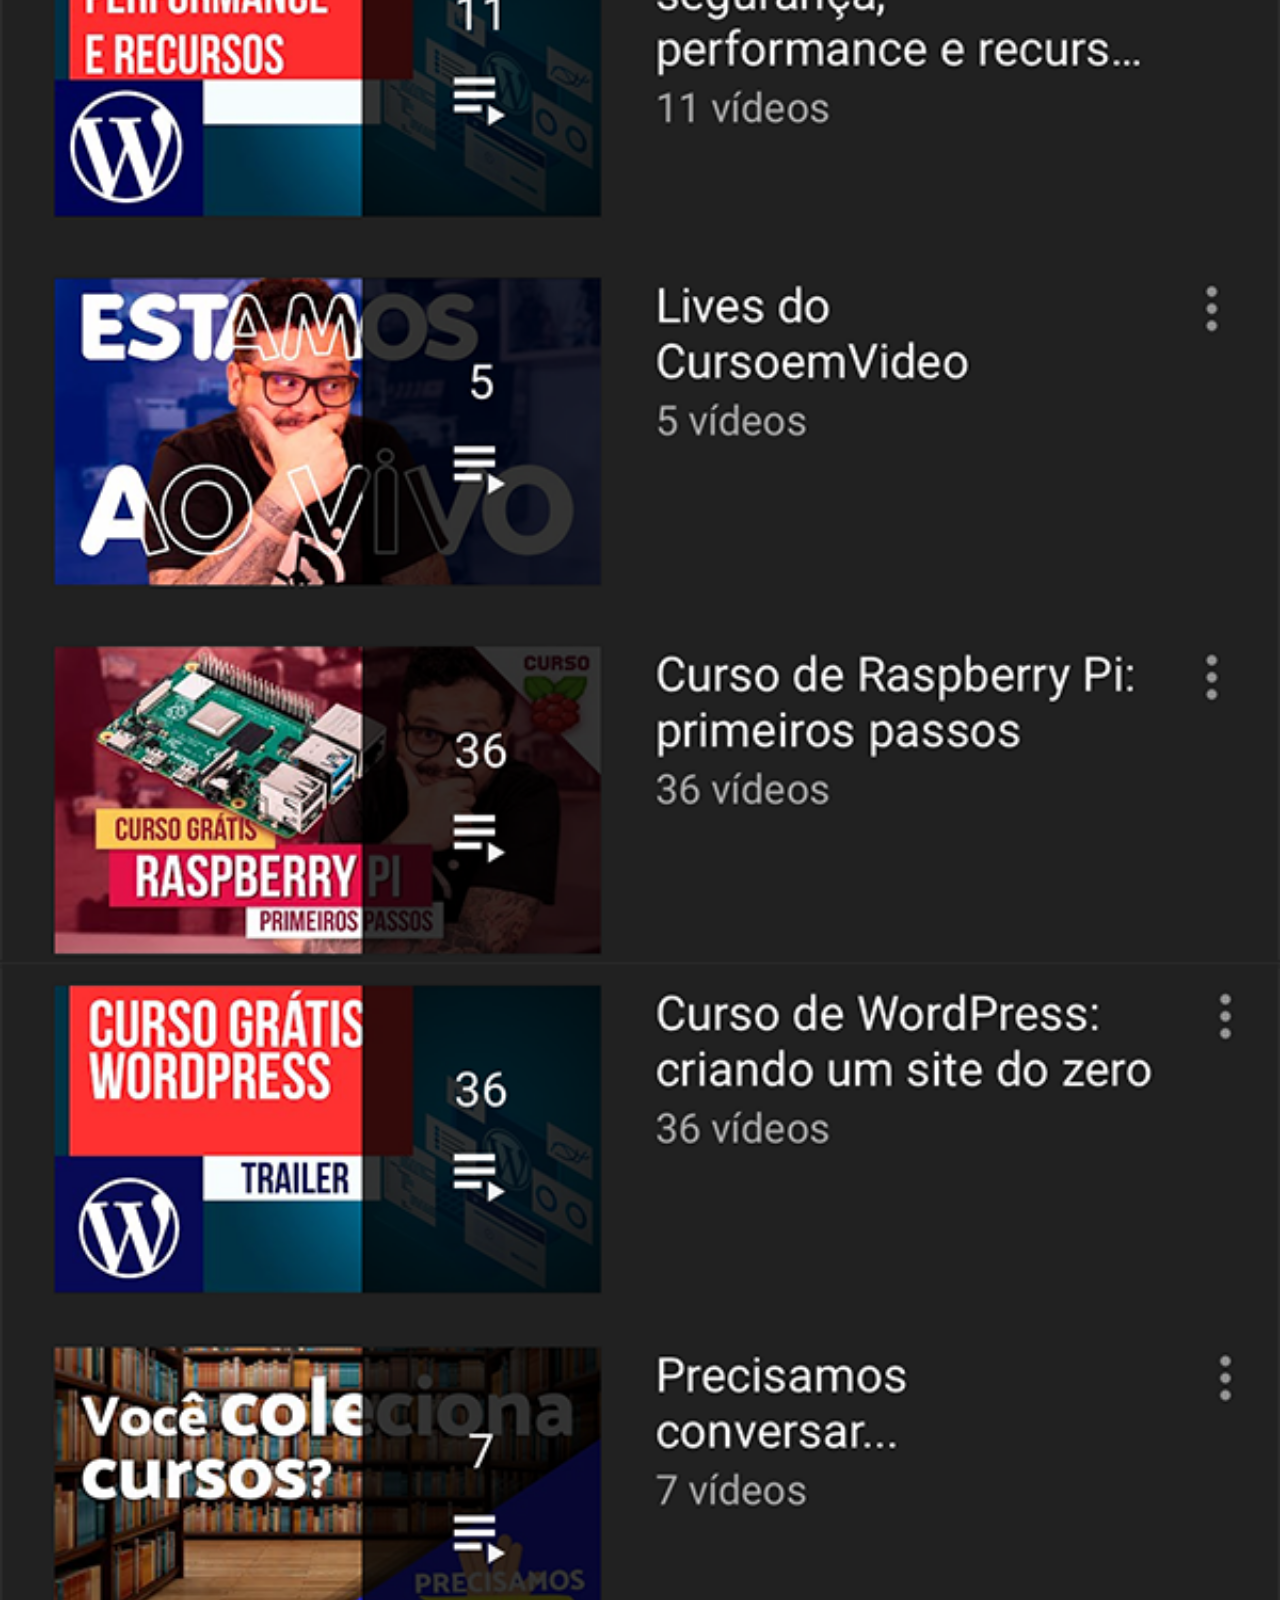
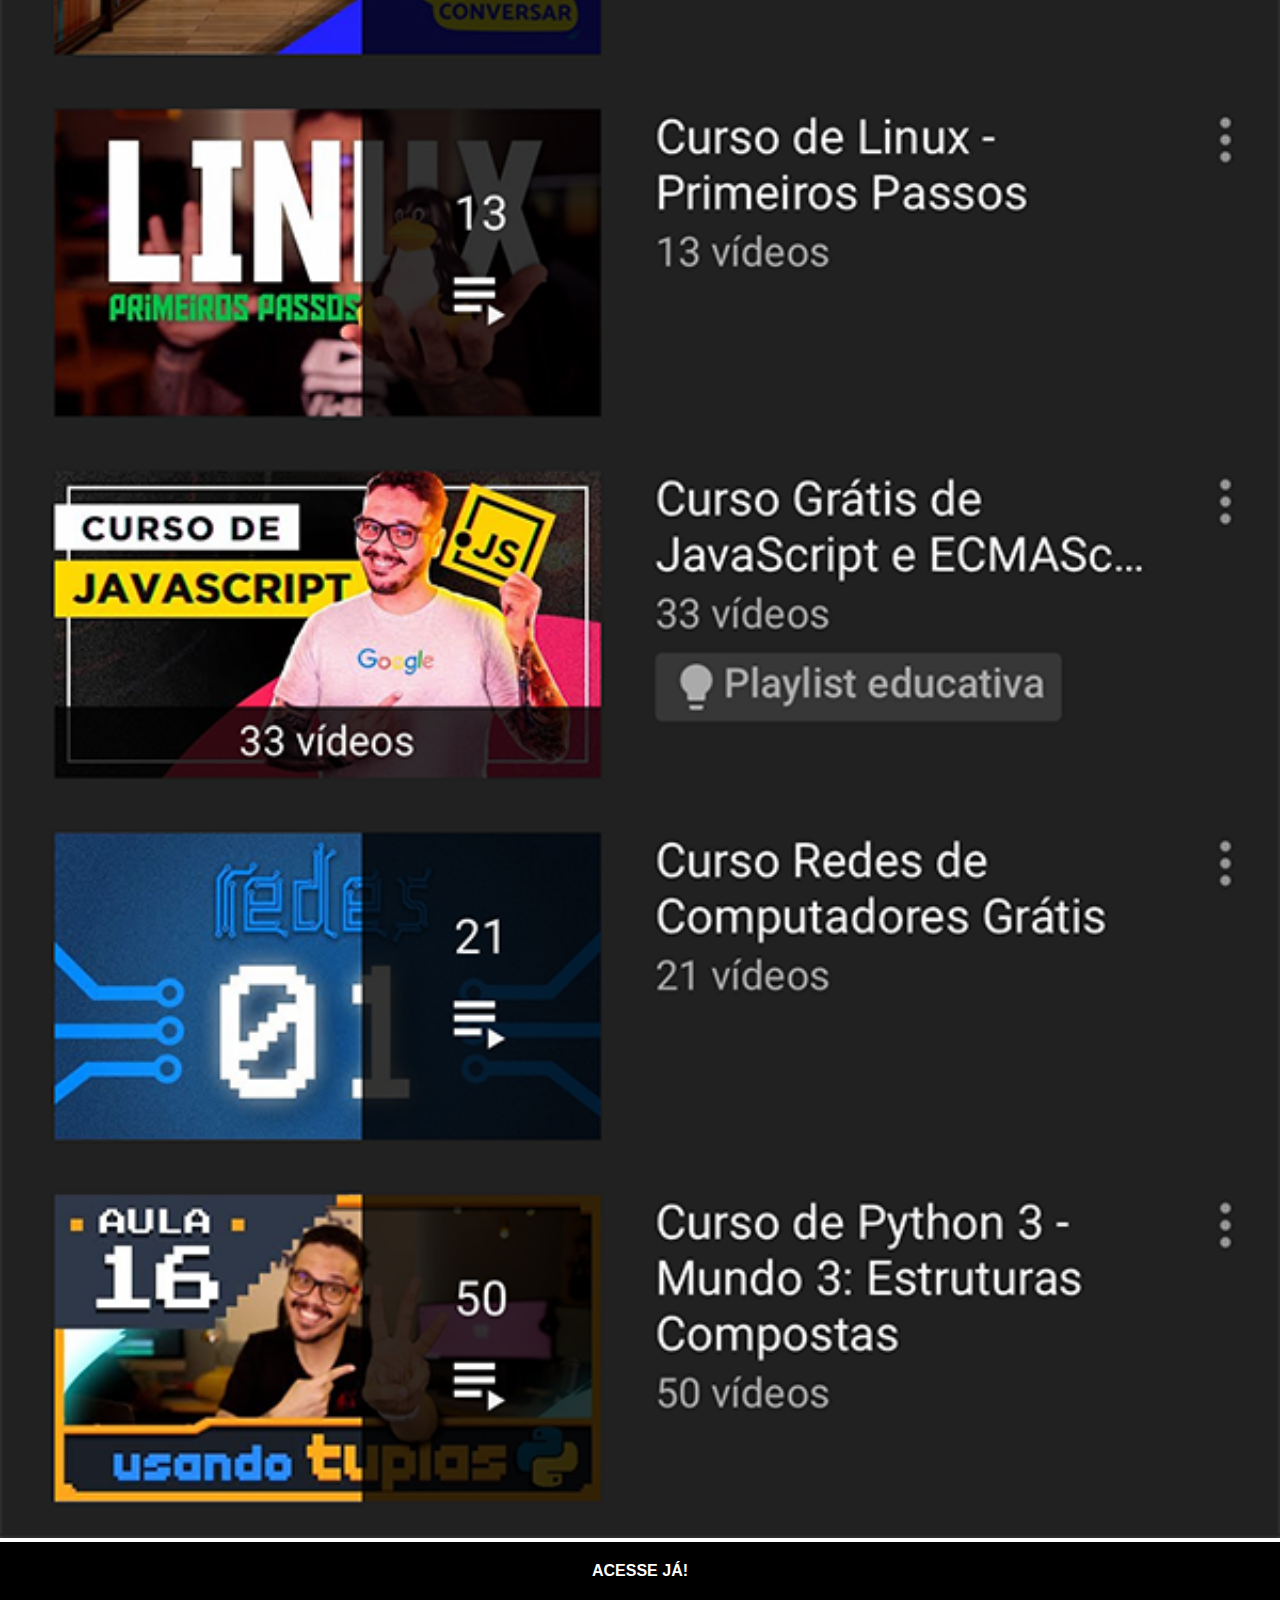
<file: youtube.html>
<!DOCTYPE html>
<html lang="en">
<head>
    <meta charset="UTF-8">
    <meta http-equiv="X-UA-Compatible" content="IE=edge">
    <meta name="viewport" content="width=device-width, initial-scale=1.0">
    <title>YouTube</title>
    <link rel="stylesheet" href="estilo/social.css">
</head>
<body>
    <img src="imagens/tela-youtube.png" alt="Youtube">
    <a href="https://www.youtube.com/c/CursoemV%C3%ADdeo/playlists" target="_blank">ACESSE JÁ!</a>
</body>
</html>
</file>
<file: estilo/style.css>
@charset "UTF-8";

* {
    margin: 0px;
    padding: 0px;
    font-family: Arial, Helvetica, sans-serif;
}

html, body {
    height: 100vh;
    width: 100vw;
    background-color: black;
}

body {
    background: url('../imagens/fundo-madeira.jpg') no-repeat top center;
    background-size: cover;
    background-attachment: fixed;
    
}

main {
    height: 100vh;
    position: relative;
}

section#telefone {
    position: absolute;
    top: 50%;
    left: 50%;
    transform: translate(-50%, -50%);

    height: 627px;
    width: 311px;
    background: url('../imagens/frame-iphone.png') no-repeat;
}

iframe#tela {
    position: relative;
    top: 80px;
    left: 22px;
    width: 269px;
    height: 471px;
    
}

section#redes-sociais {
    text-align: right;
}

section#redes-sociais img {
    width: 50px;
    margin: 10px;
    border-radius: 50%;
    box-shadow: 2px 2px 5px rgba(0, 0, 0, 0.445);
    box-sizing: border-box;
}

section#redes-sociais img:hover {
    border: 2px solid rgba(255, 255, 255, 0.507);
    transform: translate(-3px, -3px);
    box-shadow: 5px 5px 10px rgba(0, 0, 0, 0.692);
    transition: transform 0.3s;
}
</file>
<file: estilo/social.css>
@charset "UTF-8";


       * {
          margin: 0px;
            padding: 0px;
        font-family: Arial, Helvetica, sans-serif;
     }

     ::-webkit-scrollbar {
        width: 0px;
            height: 0px;
     }
       img  {
        width: 100vw;
        }

       a {
       display: block;
       background-color: black;
       color: white;
       text-align: center;
       padding: 20px;
       font-weight: bolder;
       text-decoration: none;
         }
</file>
